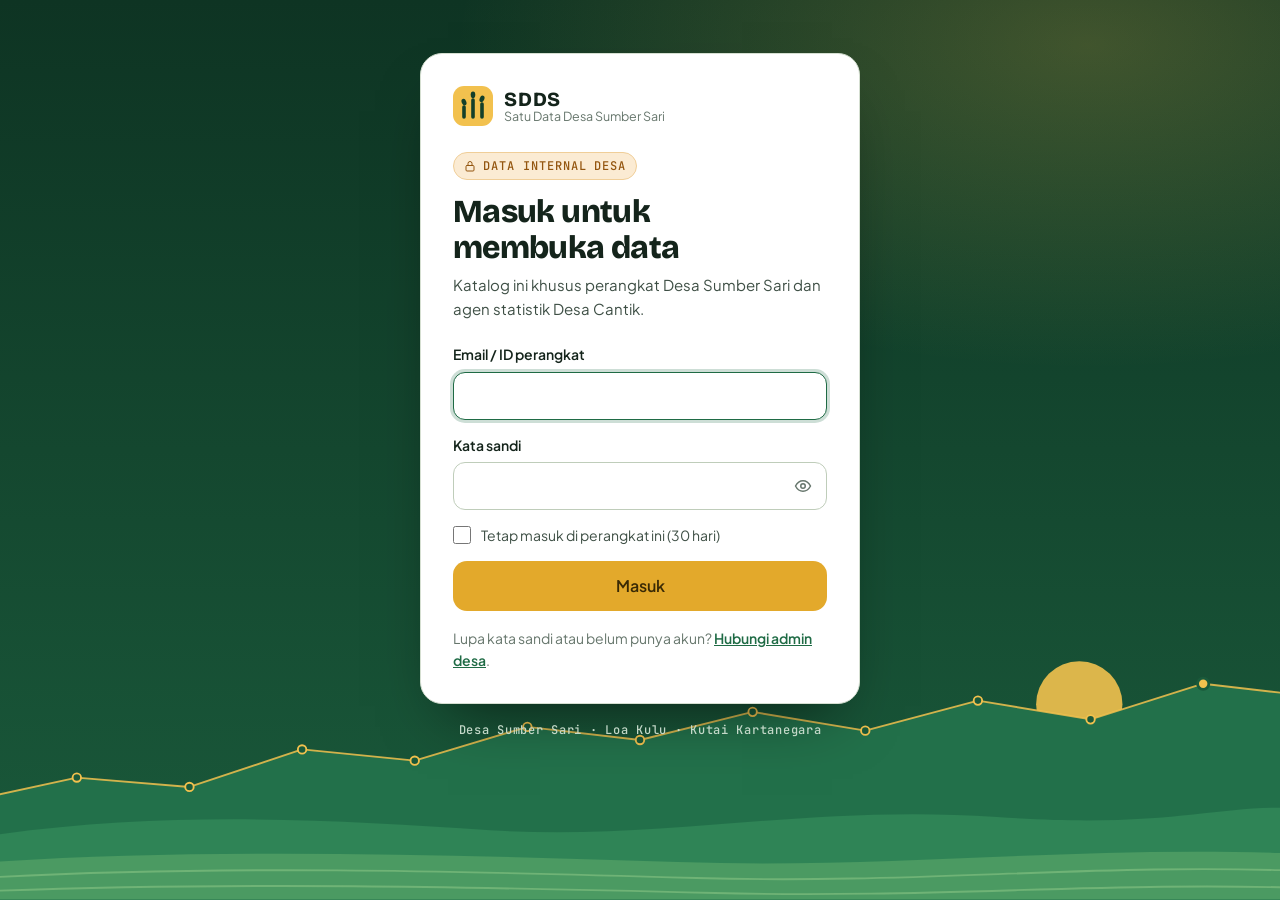
<file: index.html>
<!doctype html>
<html lang="id">
<head>
<meta charset="utf-8">
<meta name="viewport" content="width=device-width, initial-scale=1, viewport-fit=cover">
<title>Satu Data Desa Sumber Sari</title>
<meta name="description" content="SDDS — portal Satu Data Desa Sumber Sari, Kec. Loa Kulu, Kutai Kartanegara. Semua tautan data desa (DTSEN, RDDK, UMKM, Posyandu, profil desa) di satu tempat.">
<meta name="theme-color" content="#123F2A">
<meta property="og:title" content="SDDS · Satu Data Desa Sumber Sari">
<meta property="og:description" content="Semua data Desa Sumber Sari di satu tempat, terhubung langsung ke Google Drive.">
<link rel="icon" href="assets/img/favicon.svg" type="image/svg+xml">
<link rel="manifest" href="manifest.webmanifest">
<link rel="apple-touch-icon" href="assets/img/apple-touch-icon.png">
<meta name="apple-mobile-web-app-capable" content="yes">
<meta name="apple-mobile-web-app-title" content="SDDS">
<link rel="preconnect" href="https://fonts.googleapis.com">
<link rel="preconnect" href="https://fonts.gstatic.com" crossorigin>
<link rel="stylesheet" href="https://fonts.googleapis.com/css2?family=Bricolage+Grotesque:opsz,wght@12..96,600;12..96,800&family=JetBrains+Mono:wght@400;500&family=Plus+Jakarta+Sans:wght@400;500;600;700&display=swap">
<link rel="stylesheet" href="assets/css/style.css">
</head>
<body>
<!-- ============ GERBANG MASUK ============ -->
<div class="gate" id="gate">
  <div class="gate-card">
    <div class="gate-brand">
      <svg class="brand-mark" viewBox="0 0 40 40" aria-hidden="true">
        <rect width="40" height="40" rx="11" fill="#F2C14E"/>
        <path d="M11 31V21M20 31V14M29 31V18" stroke="#123F2A" stroke-width="3.6" stroke-linecap="round"/>
        <ellipse cx="11" cy="16.2" rx="2.3" ry="3.4" fill="#123F2A" transform="rotate(-22 11 16.2)"/>
        <ellipse cx="20" cy="8.8" rx="2.3" ry="3.4" fill="#123F2A"/>
        <ellipse cx="29" cy="12.8" rx="2.3" ry="3.4" fill="#123F2A" transform="rotate(22 29 12.8)"/>
      </svg>
      <span><strong>SDDS</strong><small>Satu Data Desa Sumber Sari</small></span>
    </div>

    <div id="gate-login">
      <p class="gate-kicker"><svg class="ico" viewBox="0 0 24 24" fill="none" stroke="currentColor" stroke-width="2" stroke-linecap="round" stroke-linejoin="round" aria-hidden="true"><rect width="16" height="11" x="4" y="11" rx="2"/><path d="M8 11V7a4 4 0 0 1 8 0v4"/></svg>Data internal desa</p>
      <h1>Masuk untuk membuka data</h1>
      <p class="gate-sub">Katalog ini khusus perangkat Desa Sumber Sari dan agen statistik Desa Cantik.</p>
      <form id="gate-form" novalidate>
        <div class="gf">
          <label for="g-id">Email / ID perangkat</label>
          <input id="g-id" type="text" autocomplete="username" autocapitalize="none" spellcheck="false" inputmode="email">
        </div>
        <div class="gf">
          <label for="g-pw">Kata sandi</label>
          <div class="gf-pw">
            <input id="g-pw" type="password" autocomplete="current-password">
            <button type="button" id="g-eye" class="gf-eye" aria-label="Tampilkan kata sandi" aria-pressed="false">
              <svg class="ico eye-on" viewBox="0 0 24 24" fill="none" stroke="currentColor" stroke-width="2" stroke-linecap="round" stroke-linejoin="round" aria-hidden="true"><path d="M2 12s3.6-7 10-7 10 7 10 7-3.6 7-10 7S2 12 2 12Z"/><circle cx="12" cy="12" r="3"/></svg>
              <svg class="ico eye-off" viewBox="0 0 24 24" fill="none" stroke="currentColor" stroke-width="2" stroke-linecap="round" stroke-linejoin="round" aria-hidden="true"><path d="M9.9 4.2A10 10 0 0 1 12 4c6.4 0 10 8 10 8a17 17 0 0 1-2.2 3.2"/><path d="M6.6 6.6C3.8 8.4 2 12 2 12s3.6 8 10 8c1.9 0 3.6-.6 5-1.5"/><path d="M9.9 9.9a3 3 0 0 0 4.2 4.2"/><path d="m2 2 20 20"/></svg>
            </button>
          </div>
        </div>
        <label class="gf-check" for="g-ingat"><input type="checkbox" id="g-ingat"> Tetap masuk di perangkat ini (30 hari)</label>
        <p class="gate-err" id="g-err" role="alert" hidden></p>
        <button class="btn gold gate-btn" type="submit" id="g-btn">Masuk</button>
      </form>
      <p class="gate-help">Lupa kata sandi atau belum punya akun? <a id="g-help" href="#">Hubungi admin desa</a>.</p>
    </div>

    <div id="gate-setup" hidden>
      <p class="gate-kicker"><svg class="ico" viewBox="0 0 24 24" fill="none" stroke="currentColor" stroke-width="2" stroke-linecap="round" stroke-linejoin="round" aria-hidden="true"><rect width="16" height="11" x="4" y="11" rx="2"/><path d="M8 11V7a4 4 0 0 1 8 0v4"/></svg>Penyiapan pertama</p>
      <h1>Siapkan akun perangkat desa</h1>
      <p class="gate-sub">Situs ini belum punya akun, jadi masih terkunci untuk semua orang. Isi email/ID dan kata sandi yang akan dipakai perangkat desa. Kata sandi tidak disimpan — yang dibuat hanya kode acak (hash).</p>
      <div id="gate-gen"></div>
    </div>
  </div>
  <p class="gate-foot">Desa Sumber Sari · Loa Kulu · Kutai Kartanegara</p>
    <svg class="land" viewBox="0 0 1440 300" preserveAspectRatio="xMidYMax slice" aria-hidden="true">
      <circle class="sun" cx="1188" cy="92" r="46"/>
      <path class="hill-far" d="M0 196 L120 170 L240 180 L360 140 L480 152 L600 116 L720 130 L840 100 L960 120 L1080 88 L1200 108 L1320 70 L1440 84 V300 H0 Z"/>
      <polyline class="ridge" points="0,196 120,170 240,180 360,140 480,152 600,116 720,130 840,100 960,120 1080,88 1200,108 1320,70 1440,84"/>
      <g class="ridge-dots">
        <circle cx="120" cy="170" r="4.5"/><circle cx="240" cy="180" r="4.5"/><circle cx="360" cy="140" r="4.5"/>
        <circle cx="480" cy="152" r="4.5"/><circle cx="600" cy="116" r="4.5"/><circle cx="720" cy="130" r="4.5"/>
        <circle cx="840" cy="100" r="4.5"/><circle cx="960" cy="120" r="4.5"/><circle cx="1080" cy="88" r="4.5"/>
        <circle cx="1200" cy="108" r="4.5"/>
      </g>
      <circle class="ridge-now" cx="1320" cy="70" r="6"/>
      <path class="hill-mid" d="M0 236 C200 204 380 214 560 226 S900 198 1100 212 S1340 194 1440 204 V300 H0 Z"/>
      <path class="hill-near" d="M0 262 C240 244 520 252 760 260 S1200 240 1440 252 V300 H0 Z"/>
      <path class="terrace" d="M0 278 C260 262 540 270 780 277 S1210 260 1440 270"/>
      <path class="terrace" d="M0 292 C280 280 560 287 800 293 S1220 280 1440 288"/>
    </svg>
</div>

<div id="app" hidden>
<a class="skip" href="#konten">Lewati ke konten</a>

<header class="nav">
  <div class="wrap nav-row">
    <a class="brand" href="#/" aria-label="SDDS — kembali ke beranda">
      <svg class="brand-mark" viewBox="0 0 40 40" aria-hidden="true">
        <rect width="40" height="40" rx="11" fill="#F2C14E"/>
        <path d="M11 31V21M20 31V14M29 31V18" stroke="#123F2A" stroke-width="3.6" stroke-linecap="round"/>
        <ellipse cx="11" cy="16.2" rx="2.3" ry="3.4" fill="#123F2A" transform="rotate(-22 11 16.2)"/>
        <ellipse cx="20" cy="8.8" rx="2.3" ry="3.4" fill="#123F2A"/>
        <ellipse cx="29" cy="12.8" rx="2.3" ry="3.4" fill="#123F2A" transform="rotate(22 29 12.8)"/>
      </svg>
      <span class="brand-text"><strong>SDDS</strong><small>Satu Data Desa Sumber Sari</small></span>
    </a>
    <nav class="nav-links" id="nav-links" aria-label="Navigasi utama">
      <a href="#kategori">Kategori</a>
      <a href="#alur">Alur Data</a>
      <a href="#katalog">Katalog</a>
      <a href="#publikasi">Publikasi</a>
      <a href="#panduan">Panduan</a>
    </nav>
    <div class="nav-actions">
      <button class="icon-btn edit-toggle" id="edit-toggle" type="button" aria-pressed="false" title="Mode edit: ubah link, kategori, dan tambah data"></button>
      <button class="icon-btn" id="theme-toggle" type="button" aria-label="Ganti tema terang/gelap"></button>
      <button class="icon-btn" id="logout" type="button" aria-label="Keluar" title="Keluar" hidden></button>
      <button class="icon-btn nav-burger" id="nav-burger" type="button" aria-expanded="false" aria-controls="nav-links" aria-label="Buka menu"></button>
    </div>
  </div>
</header>
<div class="sync-note" id="sync-note" hidden></div>

<main id="konten">
  <div id="view-home">

    <!-- ============ HERO ============ -->
    <section class="hero" aria-labelledby="hero-title">
      <div class="wrap hero-inner">
        <p class="eyebrow"><span class="pulse" aria-hidden="true"></span><span id="program-label">Desa Cantik · Desa Cinta Statistik 2026</span></p>
        <h1 id="hero-title">Satu Data<br><em>Desa Sumber Sari</em></h1>
        <p class="lead">DTSEN, RDDK, UMKM, laporan Posyandu hingga profil desa — semua tautan data desa dicatat di satu tempat dan langsung terhubung ke Google Drive. Tidak lagi tercecer di grup chat.</p>

        <div class="search" role="search">
          <label for="q-hero" class="sr-only">Cari data desa</label>
          <span class="search-ico" data-icon="search" aria-hidden="true"></span>
          <input id="q-hero" type="search" placeholder="Cari data: DTSEN, Posyandu, RT 5…" autocomplete="off" aria-controls="suggest" aria-expanded="false">
          <kbd aria-hidden="true">/</kbd>
          <div class="suggest" id="suggest" role="listbox" aria-label="Hasil pencarian cepat" hidden></div>
        </div>
        <div class="quick" id="quick" aria-label="Kategori populer"></div>
      </div>

      <svg class="land" viewBox="0 0 1440 300" preserveAspectRatio="xMidYMax slice" aria-hidden="true">
        <circle class="sun" cx="1188" cy="92" r="46"/>
        <path class="hill-far" d="M0 196 L120 170 L240 180 L360 140 L480 152 L600 116 L720 130 L840 100 L960 120 L1080 88 L1200 108 L1320 70 L1440 84 V300 H0 Z"/>
        <polyline class="ridge" points="0,196 120,170 240,180 360,140 480,152 600,116 720,130 840,100 960,120 1080,88 1200,108 1320,70 1440,84"/>
        <g class="ridge-dots">
          <circle cx="120" cy="170" r="4.5"/><circle cx="240" cy="180" r="4.5"/><circle cx="360" cy="140" r="4.5"/>
          <circle cx="480" cy="152" r="4.5"/><circle cx="600" cy="116" r="4.5"/><circle cx="720" cy="130" r="4.5"/>
          <circle cx="840" cy="100" r="4.5"/><circle cx="960" cy="120" r="4.5"/><circle cx="1080" cy="88" r="4.5"/>
          <circle cx="1200" cy="108" r="4.5"/>
        </g>
        <circle class="ridge-now" cx="1320" cy="70" r="6"/>
        <path class="hill-mid" d="M0 236 C200 204 380 214 560 226 S900 198 1100 212 S1340 194 1440 204 V300 H0 Z"/>
        <path class="hill-near" d="M0 262 C240 244 520 252 760 260 S1200 240 1440 252 V300 H0 Z"/>
        <path class="terrace" d="M0 278 C260 262 540 270 780 277 S1210 260 1440 270"/>
        <path class="terrace" d="M0 292 C280 280 560 287 800 293 S1220 280 1440 288"/>
      </svg>
    </section>

    <!-- ============ STATISTIK ============ -->
    <section class="wrap stats-wrap" aria-label="Sekilas Desa Sumber Sari">
      <div class="stats" id="stats"></div>
      <p class="stats-src" id="stats-src"></p>
    </section>

    <!-- ============ KATEGORI ============ -->
    <section class="section wrap" id="kategori" aria-labelledby="kategori-title">
      <div class="sec-head">
        <div>
          <p class="kicker">Kategori data</p>
          <h2 id="kategori-title">Pilih jenis data yang dicari</h2>
        </div>
        <p class="sec-note">Tiga pendataan utama desa ditaruh paling depan. Setiap kategori berisi tautan folder dan berkas di Google Drive.</p>
      </div>
      <div class="cat-feature" id="cat-feature"></div>
      <div class="cat-grid" id="cat-grid"></div>
    </section>

    <!-- ============ ALUR ============ -->
    <section class="section band" id="alur" aria-labelledby="alur-title">
      <div class="wrap">
        <div class="sec-head">
          <div>
            <p class="kicker">Alur satu data · GSBPM</p>
            <h2 id="alur-title">Delapan tahap proses bisnis statistik</h2>
          </div>
          <p class="sec-note">Mengikuti Generic Statistical Business Process Model (GSBPM) yang dipakai BPS. Setiap tahap punya folder sendiri di Google Drive — unggah berkas kegiatan ke folder tahap yang sesuai.</p>
        </div>
        <ol class="flow" id="flow"></ol>
        <div class="flow-support" id="flow-support"></div>
      </div>
    </section>

    <!-- ============ KATALOG ============ -->
    <section class="section wrap" id="katalog" aria-labelledby="katalog-title">
      <div class="sec-head">
        <div>
          <p class="kicker">Katalog lengkap</p>
          <h2 id="katalog-title">Semua tautan data</h2>
        </div>
        <p class="sec-note" id="katalog-note"></p>
      </div>

      <div class="toolbar">
        <div class="field grow">
          <label for="q-cat" class="sr-only">Cari di katalog</label>
          <span class="field-ico" data-icon="search" aria-hidden="true"></span>
          <input id="q-cat" type="search" placeholder="Cari judul, lokasi, atau keterangan" autocomplete="off">
        </div>
        <div class="field">
          <label for="f-kat" class="sr-only">Saring kategori</label>
          <select id="f-kat"></select>
        </div>
        <button class="btn" type="button" id="katalog-add" data-act="add-item" hidden><span data-icon="plus"></span>Tambah tautan</button>
        <div class="field">
          <label for="f-sort" class="sr-only">Urutkan</label>
          <select id="f-sort">
            <option value="baru">Terbaru diperbarui</option>
            <option value="lama">Terlama</option>
            <option value="az">Judul A–Z</option>
          </select>
        </div>
      </div>
      <div class="chips" id="f-jenis" role="group" aria-label="Saring jenis berkas"></div>

      <ul class="list" id="list"></ul>
      <div class="list-more"><button class="btn ghost" id="more" type="button" hidden></button></div>
    </section>

    <!-- ============ PUBLIKASI ============ -->
    <section class="section wrap" id="publikasi" aria-labelledby="pub-title">
      <div class="sec-head">
        <div>
          <p class="kicker">Rak publikasi</p>
          <h2 id="pub-title">Publikasi Desa Sumber Sari</h2>
        </div>
        <p class="sec-note">Terbitan resmi hasil kegiatan Desa Cantik 2026 yang siap dibaca dan dibagikan.</p>
      </div>
      <div class="shelf" id="shelf"></div>
    </section>
  </div>

  <div id="view-kategori" hidden></div>
  <div id="view-statistik" hidden></div>

  <!-- ============ PANDUAN PENGGUNAAN (#/panduan) ============ -->
  <div id="view-panduan" hidden>
    <section class="kat-head pd-head" style="--c:#C98A12">
      <div class="wrap">
        <nav class="crumbs" aria-label="Jejak halaman"><a href="#/">Beranda</a><span aria-hidden="true">/</span><span aria-current="page">Panduan</span></nav>
        <div class="kat-title"><span class="chip-ico" data-icon="book"></span><div><h1>Panduan Penggunaan SDDS</h1><p class="full">Cara memakai Satu Data Desa Sumber Sari, dari mencari data sampai mengelolanya</p></div></div>
        <p class="kat-desc">Setiap langkah ditulis urut dan memakai nama tombol yang sama dengan yang ada di layar. Di HP, “klik” berarti ketuk.</p>
        <div class="pd-jalur">
          <a class="pd-jalur-item" href="#/panduan/cari"><span class="pd-jalur-ico" data-icon="search"></span><span><b>Saya mencari data</b><small>Mencari, membuka, dan membaca data desa</small></span></a>
          <a class="pd-jalur-item" href="#/panduan/mode-edit"><span class="pd-jalur-ico" data-icon="pencil"></span><span><b>Saya mengelola data</b><small>Menambah, mengunggah, dan merapikan katalog</small></span></a>
          <a class="pd-jalur-item" href="#/panduan/admin"><span class="pd-jalur-ico" data-icon="key"></span><span><b>Saya admin</b><small>Akun, kunci editor, dan pembaruan sistem</small></span></a>
        </div>
        <div class="kat-meta"><button class="btn ghost" type="button" id="pd-cetak"><span data-icon="file"></span>Cetak / simpan PDF</button></div>
      </div>
    </section>

    <section class="wrap pd-body">
      <div class="pd-layout">
        <details class="pd-toc" id="pd-toc" open>
          <summary>Daftar isi</summary>
          <nav aria-label="Daftar isi panduan">
            <p class="pd-toc-h">Mulai</p>
            <a href="#/panduan/apa">Apa itu SDDS?</a>
            <a href="#/panduan/masuk">Masuk dan keluar</a>
            <a href="#/panduan/pasang">Memasang SDDS di HP</a>
            <a href="#/panduan/tampilan">Mengenal tampilan</a>
            <p class="pd-toc-h">Mencari &amp; membuka data</p>
            <a href="#/panduan/cari">Mencari data</a>
            <a href="#/panduan/kategori">Membuka kategori</a>
            <a href="#/panduan/katalog">Memakai katalog lengkap</a>
            <a href="#/panduan/label">Arti label dan tanda</a>
            <a href="#/panduan/akses">Tidak bisa membuka berkas?</a>
            <a href="#/panduan/statistik">Membaca statistik penduduk</a>
            <a href="#/panduan/alur">Alur Data (GSBPM)</a>
            <a href="#/panduan/publikasi">Rak publikasi</a>
            <p class="pd-toc-h">Mengelola data</p>
            <a href="#/panduan/mode-edit">Masuk mode edit</a>
            <a href="#/panduan/tambah">Menambah tautan dari Drive</a>
            <a href="#/panduan/unggah">Mengunggah berkas</a>
            <a href="#/panduan/ubah">Mengubah dan menghapus</a>
            <a href="#/panduan/kelola-kategori">Mengelola kategori</a>
            <a href="#/panduan/jadwal">Jadwal pembaruan &amp; PJ</a>
            <a href="#/panduan/kotak">Kotak masuk</a>
            <a href="#/panduan/perhatian">Perlu perhatian</a>
            <a href="#/panduan/beranda">Angka beranda, menu, alur</a>
            <a href="#/panduan/riwayat">Riwayat, sampah, cadangan</a>
            <a href="#/panduan/otomatis">Pengaturan otomatis</a>
            <p class="pd-toc-h">Aturan &amp; bantuan</p>
            <a href="#/panduan/privasi">Aturan data pribadi</a>
            <a href="#/panduan/admin">Untuk admin</a>
            <a href="#/panduan/tanya">Tanya jawab</a>
          </nav>
        </details>

        <article class="pd-isi">

          <!-- ================= MULAI ================= -->
          <header class="pd-grup"><p class="kicker">Bagian 1</p><h2>Mulai</h2><span class="pd-aud">Semua pengguna</span></header>

          <section class="pd-sec" id="pd-apa">
            <h3>Apa itu SDDS?</h3>
            <p>SDDS (Satu Data Desa Sumber Sari) adalah daftar semua data desa dalam satu tempat. Berkasnya tetap tersimpan di Google Drive desa. SDDS mencatat judul, kategori, letak folder, dan tautannya, sehingga data mudah dicari dan tidak tercecer di grup chat.</p>
            <ul class="pd-poin">
              <li><b>Semua perangkat desa dan agen statistik Desa Cantik</b> bisa mencari dan membuka data.</li>
              <li><b>Pengelola</b> (pemegang kunci editor) bisa menambah, mengunggah, mengubah, dan merapikan data.</li>
              <li><b>Admin</b> mengatur akun masuk, kunci editor, dan pembaruan sistem.</li>
            </ul>
          </section>

          <section class="pd-sec" id="pd-masuk">
            <h3>Masuk dan keluar</h3>
            <ol class="pd-langkah">
              <li>Buka <b>descansumbersari.github.io/sdds-sumbersari</b> di Chrome atau Safari.</li>
              <li>Isi <b>Email / ID perangkat</b> dan <b>Kata sandi</b> yang diberikan admin desa. Ikon mata menampilkan sandi yang sedang diketik.</li>
              <li>Centang <b>Tetap masuk di perangkat ini (30 hari)</b> hanya di HP atau laptop pribadi.</li>
              <li>Klik <span class="ui">Masuk</span>.</li>
            </ol>
            <p>Untuk keluar, klik ikon <span class="ui ui-ico" data-icon="logout"></span> di kanan atas. Selalu keluar setelah memakai komputer bersama.</p>
            <p class="pd-tip"><span data-icon="info"></span><span>Lupa kata sandi atau belum punya akun? Klik <b>Hubungi admin desa</b> di halaman masuk.</span></p>
          </section>

          <section class="pd-sec" id="pd-pasang">
            <h3>Memasang SDDS di HP</h3>
            <p>Setelah dipasang, SDDS terbuka dari ikon di layar utama seperti aplikasi. Daftar data tetap bisa dilihat walau sinyal lemah, memakai data yang tersimpan terakhir.</p>
            <div class="pd-dua">
              <div>
                <p class="pd-sub">Android (Chrome)</p>
                <ol class="pd-langkah">
                  <li>Buka SDDS di <b>Chrome</b>.</li>
                  <li>Klik <span class="ui">Pasang</span> pada ajakan di bawah layar, atau buka menu <span class="ui ui-ico" data-icon="menu"></span> lalu <b>Pasang SDDS di HP</b>.</li>
                  <li>Klik <span class="ui">Instal</span>.</li>
                </ol>
              </div>
              <div>
                <p class="pd-sub">iPhone (Safari)</p>
                <ol class="pd-langkah">
                  <li>Buka SDDS di <b>Safari</b>.</li>
                  <li>Klik tombol <b>Bagikan</b> (kotak dengan panah ke atas).</li>
                  <li>Pilih <b>Tambah ke Layar Utama</b>, lalu <span class="ui">Tambah</span>.</li>
                </ol>
              </div>
            </div>
            <p>Di laptop, klik ikon <span class="ui ui-ico" data-icon="download"></span> di kanan atas, lalu <b>Instal</b>.</p>
            <p class="pd-awas"><span data-icon="alert"></span><span>Link yang dibuka dari WhatsApp terbuka di dalam WhatsApp dan tidak bisa dipasang. Buka dulu di Chrome atau Safari. Di Android, SDDS menyediakan tombol <b>Buka di Chrome</b>.</span></p>
          </section>

          <section class="pd-sec" id="pd-tampilan">
            <h3>Mengenal tampilan</h3>
            <dl class="pd-dl">
              <dt>Menu atas</dt><dd>Pintasan ke bagian halaman. Link bergembok, misalnya <b>Data Sumber Sari</b>, langsung membuka spreadsheet di Google Drive yang aksesnya dibatasi. <b>Web Desa</b> membuka website resmi Desa Sumber Sari (sumbersari.klandesa.com) di tab baru. Di HP, semua menu ada di tombol <span class="ui ui-ico" data-icon="menu"></span>.</dd>
              <dt>Kotak pencarian</dt><dd>Mencari data dari semua kategori sekaligus.</dd>
              <dt>Angka beranda</dt><dd>Ringkasan desa di bawah banner, beserta sumber angkanya.</dd>
              <dt>Kategori</dt><dd>Kelompok data. Pendataan utama (DTSEN, RDDK, UMKM) tampil besar di depan.</dd>
              <dt>Alur Data</dt><dd>Delapan tahap proses statistik (GSBPM), masing-masing dengan foldernya.</dd>
              <dt>Katalog</dt><dd>Semua tautan data dalam satu daftar yang bisa dicari dan disaring.</dd>
              <dt>Publikasi</dt><dd>Terbitan resmi desa yang siap dibaca dan dibagikan.</dd>
              <dt>Statistik</dt><dd>Dasbor angka ringkasan penduduk.</dd>
              <dt>Tombol kanan atas</dt><dd><span class="ui"><span data-icon="pencil"></span>Edit</span> untuk pengelola, <span class="ui ui-ico" data-icon="download"></span> pasang di HP, <span class="ui ui-ico" data-icon="moon"></span> tema terang/gelap, dan <span class="ui ui-ico" data-icon="logout"></span> keluar.</dd>
            </dl>
          </section>

          <!-- ================= MENCARI ================= -->
          <header class="pd-grup"><p class="kicker">Bagian 2</p><h2>Mencari &amp; membuka data</h2><span class="pd-aud">Semua pengguna</span></header>

          <section class="pd-sec" id="pd-cari">
            <h3>Mencari data</h3>
            <ol class="pd-langkah">
              <li>Ketik kata kunci di kotak pencarian di beranda. Di laptop, tekan <kbd>/</kbd> untuk langsung mengetik.</li>
              <li>Hasil muncul sambil mengetik: kategori yang cocok di atas, lalu tautan data di bawahnya.</li>
              <li>Klik hasil yang dicari, atau pilih dengan tombol panah lalu tekan <kbd>Enter</kbd>.</li>
            </ol>
            <p>Pencarian membaca judul, keterangan, letak folder, jenis berkas, nama penanggung jawab, dan nama kategori. Contoh kata kunci: <i>posyandu</i>, <i>RT 5</i>, <i>desil</i>, <i>pdf</i>.</p>
            <p class="pd-tip"><span data-icon="info"></span><span>Tidak ketemu? Pakai kata yang lebih pendek, atau buka <b>Katalog</b> lalu saring per kategori.</span></p>
          </section>

          <section class="pd-sec" id="pd-kategori">
            <h3>Membuka kategori</h3>
            <ol class="pd-langkah">
              <li>Di beranda, klik kartu kategori (misalnya <b>DTSEN</b>), atau salah satu tombol <b>Populer</b> di bawah kotak pencarian.</li>
              <li>Halaman kategori menampilkan jumlah tautan dan tanggal pembaruan terakhir.</li>
              <li>Klik <span class="ui">Buka folder utama</span> untuk langsung ke folder induk kategori di Google Drive.</li>
              <li>Saring dengan kotak <b>Cari di …</b> dan tombol jenis berkas (Folder, PDF, dan seterusnya).</li>
              <li>Klik <span class="ui"><span data-icon="link"></span>Salin tautan halaman</span> untuk membagikan halaman kategori ke grup.</li>
            </ol>
          </section>

          <section class="pd-sec" id="pd-katalog">
            <h3>Memakai katalog lengkap</h3>
            <p>Bagian <b>Katalog</b> di beranda memuat semua tautan data.</p>
            <ul class="pd-poin">
              <li><b>Kotak cari</b>: mencari judul, lokasi, atau keterangan.</li>
              <li><b>Pilihan kategori</b>: menampilkan satu kategori saja.</li>
              <li><b>Urutan</b>: Terbaru diperbarui, Terlama, atau Judul A–Z.</li>
              <li><b>Tombol jenis berkas</b>: Semua, Folder, PDF, tabel, dokumen, dan media.</li>
              <li><span class="ui ui-warn"><span data-icon="alert"></span>Perlu perhatian</span> muncul bila ada tautan yang bermasalah atau lewat jadwal.</li>
              <li>Klik <b>Tampilkan … tautan lainnya</b> di bawah daftar untuk melihat lebih banyak.</li>
            </ul>
            <p>Klik judul untuk membuka berkasnya di Google Drive. Ikon <span class="ui ui-ico" data-icon="copy"></span> di ujung baris menyalin tautannya.</p>
          </section>

          <section class="pd-sec" id="pd-label">
            <h3>Arti label dan tanda</h3>
            <div class="tbl-wrap"><table class="pd-tabel">
              <thead><tr><th>Tanda</th><th>Arti</th></tr></thead>
              <tbody>
                <tr><td><code>DIR</code> <code>PDF</code> <code>XLSX</code> <code>SHEET</code> <code>DOC</code> <code>SLIDE</code> <code>IMG</code> <code>VID</code> <code>URL</code></td><td>Jenis berkas: folder, PDF, Excel, Google Sheets, Word/Docs, slide, gambar, video, dan tautan lain.</td></tr>
                <tr><td><span class="badge lock"><span data-icon="lock"></span>Terbatas</span></td><td>Memuat data pribadi warga (NIK, nama, alamat). Hanya bisa dibuka akun Google yang diberi izin.</td></tr>
                <tr><td><span class="badge main">Folder utama</span></td><td>Folder induk sebuah kategori.</td></tr>
                <tr><td><span class="badge bad"><span data-icon="alert"></span>Tautan bermasalah</span></td><td>Berkas tidak bisa dibuka: terhapus, dipindah, atau aksesnya dicabut.</td></tr>
                <tr><td><span class="badge bad"><span data-icon="globe"></span>Terbuka publik</span></td><td>Berlabel Terbatas, tetapi di Drive bisa dibuka siapa saja yang punya link. Perlu segera diatur <b>Dibatasi</b>.</td></tr>
                <tr><td><span class="badge due"><span data-icon="clock"></span>Perlu diperbarui</span></td><td>Sudah lewat jadwal pembaruan.</td></tr>
                <tr><td><span class="badge soon"><span data-icon="clock"></span>Segera diperbarui</span></td><td>Jadwal pembaruan tinggal 7 hari lagi.</td></tr>
              </tbody>
            </table></div>
          </section>

          <section class="pd-sec" id="pd-akses">
            <h3>Tidak bisa membuka berkas?</h3>
            <ol class="pd-langkah">
              <li>Periksa akun Google yang sedang aktif di browser (foto profil di kanan atas Google Drive). Izin buka mengikuti <b>akun Google</b> itu, bukan akun masuk SDDS.</li>
              <li>Berkas <b>Terbatas</b> dan belum punya izin: klik <span class="ui">Minta akses data</span> di bawah. Email ke admin sudah berisi formatnya; tinggal lengkapi judul data dan keperluannya. Bisa juga klik <b>Minta akses</b> di halaman Google Drive.</li>
              <li>Berkas hilang atau isinya salah: klik <span class="ui">Laporkan tautan rusak</span>.</li>
            </ol>
            <aside class="help pd-help">
              <span class="help-ico" data-icon="lock"></span>
              <h3>Butuh berkas berlabel “Terbatas”?</h3>
              <p>Berkas seperti DTSEN desil, RDDK, dan data per RT memuat data pribadi warga. SDDS hanya menyimpan tautannya. Izin buka tetap diatur di Google Drive.</p>
              <div class="help-actions">
                <a class="btn" id="mail-akses" href="#">Minta akses data</a>
                <a class="btn ghost" id="mail-lapor" href="#">Laporkan tautan rusak</a>
              </div>
            </aside>
          </section>

          <section class="pd-sec" id="pd-statistik">
            <h3>Membaca statistik penduduk</h3>
            <p>Menu <b>Statistik</b> menampilkan angka ringkasan yang dihitung otomatis setiap pagi dari tab <b>Data Penduduk</b> di spreadsheet DATA SUMBER SARI. Nama, NIK, dan alamat tidak pernah tampil di halaman ini.</p>
            <dl class="pd-dl">
              <dt>Penduduk</dt><dd>Jumlah warga di tab Data Penduduk. Orang yang tercatat dua kali (NIK dan nama sama) dihitung satu kali.</dd>
              <dt>Kepala keluarga</dt><dd>Jumlah baris berstatus KEPALA KELUARGA di kolom hubungan keluarga.</dd>
              <dt>Rasio jenis kelamin</dt><dd>Jumlah laki-laki per 100 perempuan. Di atas 100 berarti laki-laki lebih banyak.</dd>
              <dt>Usia produktif</dt><dd>Persentase warga berumur 15–64 tahun.</dd>
              <dt>Rasio ketergantungan</dt><dd>Jumlah anak (di bawah 15 tahun) dan lansia (65 tahun ke atas) per 100 warga usia produktif.</dd>
              <dt>Median umur</dt><dd>Separuh penduduk lebih muda dari angka ini.</dd>
            </dl>
            <ul class="pd-poin">
              <li>Grafik: piramida penduduk, penduduk per RT, pendidikan, pekerjaan, status perkawinan, BPJS, desil DTSEN, bantuan sosial, agama, suku, dan usaha warga. Arahkan kursor atau ketuk batang untuk melihat angkanya.</li>
              <li>Klik <span class="ui"><span data-icon="table"></span>Lihat tabel</span> di bawah grafik untuk angka lengkapnya.</li>
              <li>Kartu <b>Kualitas data sumber</b> menunjukkan hal yang perlu dirapikan di spreadsheet, misalnya orang tercatat ganda atau NIK kosong.</li>
              <li><span class="ui"><span data-icon="cycle"></span>Muat ulang</span> mengambil angka terbaru. <span class="ui"><span data-icon="lock"></span>Buka data sumber</span> membuka spreadsheet aslinya (butuh izin).</li>
            </ul>
            <p class="pd-tip"><span data-icon="info"></span><span>Kelompok yang berisi kurang dari 3 orang digabung ke “Lainnya” agar tidak menunjuk warga tertentu.</span></p>
          </section>

          <section class="pd-sec" id="pd-alur">
            <h3>Alur Data (GSBPM)</h3>
            <p>Bagian <b>Alur Data</b> mengikuti delapan tahap proses bisnis statistik (GSBPM) yang dipakai BPS. Setiap tahap punya folder sendiri di Google Drive. Simpan berkas kegiatan di folder tahap yang sesuai:</p>
            <ol class="pd-tahap">
              <li><b>Spesifikasi Kebutuhan</b>: instrumen identifikasi kebutuhan, notulen dan daftar hadir konsultasi, daftar ketersediaan data.</li>
              <li><b>Desain</b>: rancangan output, rancangan kuesioner, metadata dan konsep-definisi.</li>
              <li><b>Membangun</b>: kuesioner final, buku pedoman, SOP kegiatan, hasil uji coba.</li>
              <li><b>Pengumpulan</b>: materi dan daftar hadir pelatihan, hasil dan foto pendataan.</li>
              <li><b>Pengolahan</b>: file entri, hasil validasi dan pembersihan data, tabel hasil olahan.</li>
              <li><b>Analisis</b>: draf tabel dan grafik, catatan analisis, hasil pemeriksaan kualitas.</li>
              <li><b>Diseminasi</b>: publikasi final, infografis, bukti tayang di website atau papan informasi.</li>
              <li><b>Evaluasi</b>: notulen evaluasi, catatan kendala dan rekomendasi, bukti pemanfaatan data.</li>
            </ol>
          </section>

          <section class="pd-sec" id="pd-publikasi">
            <h3>Rak publikasi</h3>
            <p>Bagian <b>Publikasi</b> memajang terbitan resmi desa. Klik sampulnya untuk membuka berkas. Pengelola menambah terbitan ke rak dengan menyalakan <b>Tampilkan di rak publikasi</b> saat menambah atau mengubah tautan.</p>
          </section>

          <!-- ================= MENGELOLA ================= -->
          <header class="pd-grup"><p class="kicker">Bagian 3</p><h2>Mengelola data</h2><span class="pd-aud pengelola">Pengelola · butuh kunci editor</span></header>

          <section class="pd-sec" id="pd-mode-edit">
            <h3>Masuk mode edit</h3>
            <p>Mode edit dipakai pengelola untuk mengubah katalog. Perubahan langsung tersimpan ke Google Sheet database dan terlihat di semua perangkat.</p>
            <ol class="pd-langkah">
              <li>Klik <span class="ui"><span data-icon="pencil"></span>Edit</span> di kanan atas.</li>
              <li>Isi <b>Kunci editor</b> dari admin, lalu klik <span class="ui">Masuk mode edit</span>. Browser akan mengingat kunci ini, jadi berikutnya tidak ditanya lagi.</li>
              <li>Bilah hitam muncul di bawah layar dengan tombol <b>Tautan, Unggah, Kategori, Kotak masuk, Perlu perhatian, Lainnya,</b> dan <b>Selesai</b>. Tulisan <b>Tersimpan ke Google Sheet</b> berarti sudah tersambung.</li>
              <li>Klik <span class="ui"><span data-icon="check"></span>Selesai</span> untuk keluar dari mode edit.</li>
            </ol>
            <p class="pd-awas"><span data-icon="alert"></span><span>Kunci editor berbeda dari kata sandi masuk. Jangan dibagikan di grup. Kalau bocor, minta admin menggantinya (lihat <a href="#/panduan/admin">Untuk admin</a>).</span></p>
          </section>

          <section class="pd-sec" id="pd-tambah">
            <h3>Menambah tautan dari Google Drive</h3>
            <p>Dipakai untuk berkas atau folder yang sudah ada di Google Drive.</p>
            <ol class="pd-langkah">
              <li>Di Google Drive, klik kanan berkas atau folder → <b>Bagikan</b> → <b>Salin link</b>.</li>
              <li>Di SDDS, klik <span class="ui"><span data-icon="plus"></span>Tautan</span> di bilah bawah. Dari halaman kategori, bisa juga klik <b>Tambah tautan di sini</b>.</li>
              <li>Tempel link di kolom <b>Link Google Drive</b>. Judul, jenis, tanggal diperbarui, dan letak di Drive terisi otomatis. Periksa dan rapikan judulnya.</li>
              <li>Pilih kategori. Satu tautan boleh masuk lebih dari satu kategori.</li>
              <li>Nyalakan <b>Terbatas</b> bila berkas memuat NIK, nama, atau alamat warga.</li>
              <li>Bila perlu, nyalakan <b>Folder utama kategori</b> (jadi tombol “Buka folder utama”) atau <b>Tampilkan di rak publikasi</b>, dan isi jadwal pembaruan.</li>
              <li>Klik <span class="ui">Tambah</span>.</li>
            </ol>
            <p class="pd-tip"><span data-icon="info"></span><span>Judul yang mudah dicari memuat jenis data, wilayah, dan periode. Contoh: <i>Laporan Posyandu RT 3 – Agustus 2026</i>.</span></p>
          </section>

          <section class="pd-sec" id="pd-unggah">
            <h3>Mengunggah berkas</h3>
            <p>Dipakai untuk berkas yang masih ada di HP atau laptop. Berkas langsung masuk ke folder Google Drive desa dan tercatat di SDDS.</p>
            <ol class="pd-langkah">
              <li>Klik <span class="ui"><span data-icon="upload"></span>Unggah</span> di bilah bawah, atau tombol Unggah di halaman kategori.</li>
              <li>Pilih berkas. Boleh beberapa sekaligus, maksimal <b>20 MB per berkas</b>.</li>
              <li>Periksa judul setiap berkas.</li>
              <li>Pilih kategori. <b>Simpan ke folder</b> otomatis mengikuti kategori, atau tempel link folder lain.</li>
              <li>Nyalakan <b>Terbatas</b> bila perlu, dan isi jadwal pembaruan bila datanya rutin.</li>
              <li>Klik <span class="ui">Unggah</span>.</li>
            </ol>
            <p class="pd-tip"><span data-icon="info"></span><span>Berkas lebih dari 20 MB (misalnya video): unggah langsung di Google Drive, lalu catat dengan <b>Tautan</b>.</span></p>
          </section>

          <section class="pd-sec" id="pd-ubah">
            <h3>Mengubah dan menghapus</h3>
            <ol class="pd-langkah">
              <li>Dalam mode edit, setiap tautan punya ikon <span class="ui ui-ico" data-icon="pencil"></span>. Klik untuk mengganti judul, link, kategori, atau label, lalu klik <span class="ui">Simpan</span>.</li>
              <li>Untuk menghapus, buka ikon pensil yang sama → <span class="ui">Hapus</span> → klik lagi pada <b>Yakin hapus? Klik lagi</b>.</li>
              <li>Tautan yang terhapus masuk <b>Sampah</b> selama 30 hari. Untuk mengembalikan: <b>Lainnya → Riwayat, sampah &amp; cadangan</b> → tab <b>Sampah</b> → <span class="ui"><span data-icon="restore"></span>Pulihkan</span>.</li>
            </ol>
            <p class="pd-awas"><span data-icon="alert"></span><span>Menghapus di SDDS hanya menghapus catatannya. Berkas di Google Drive tidak ikut terhapus.</span></p>
          </section>

          <section class="pd-sec" id="pd-kelola-kategori">
            <h3>Mengelola kategori</h3>
            <p class="pd-sub">Menambah kategori</p>
            <ol class="pd-langkah">
              <li>Klik <span class="ui"><span data-icon="plus"></span>Kategori</span> di bilah bawah.</li>
              <li>Isi <b>Nama kategori</b>, <b>Nama lengkap / singkatan</b> (opsional), pilih ikon dan warna, lalu tulis <b>Deskripsi</b> singkat.</li>
              <li>Opsional: tempel <b>Folder unggahan</b> agar berkas yang diunggah ke kategori ini masuk ke folder tersebut.</li>
              <li>Nyalakan <b>Tampilkan besar di depan</b> untuk kategori utama.</li>
              <li>Klik <span class="ui">Buat kategori</span>.</li>
            </ol>
            <p>Untuk mengubah, klik ikon <span class="ui ui-ico" data-icon="pencil"></span> pada kartu kategori di beranda. Tombol <span class="ui">Hapus kategori</span> ada di bagian bawah jendela yang sama. Tautan di dalamnya tidak ikut terhapus, hanya dilepas dari kategori itu. Kategori yang terhapus bisa dipulihkan dari Sampah selama 30 hari.</p>
          </section>

          <section class="pd-sec" id="pd-jadwal">
            <h3>Jadwal pembaruan &amp; penanggung jawab</h3>
            <p>Untuk data yang diperbarui rutin, seperti laporan Posyandu bulanan.</p>
            <ol class="pd-langkah">
              <li>Di jendela tautan, buka bagian <b>Jadwal pembaruan</b>. Pilih <b>Diperbarui setiap</b>: Bulanan, Triwulan (3 bulan), Semester (6 bulan), atau Tahunan.</li>
              <li>Isi <b>Penanggung jawab</b> (misalnya <i>Bu Eni – Posyandu</i>) dan <b>Email penanggung jawab</b>.</li>
              <li>Tujuh hari sebelum jatuh tempo, tautan diberi label <b>Segera diperbarui</b>. Lewat dari itu, labelnya <b>Perlu diperbarui</b> dan penanggung jawab menerima email pengingat setiap minggu.</li>
              <li>Setelah data di Drive diperbarui, klik <span class="ui"><span data-icon="check"></span>Sudah diperbarui</span> pada tautan itu. Tanggalnya jadi hari ini dan hitungan jadwal mulai lagi.</li>
            </ol>
          </section>

          <section class="pd-sec" id="pd-kotak">
            <h3>Kotak masuk</h3>
            <p>Setiap pagi SDDS memeriksa folder Google Drive desa. Berkas baru yang belum dicatat muncul di <b>Kotak masuk</b>. Angka di tombolnya adalah jumlah berkas baru.</p>
            <ol class="pd-langkah">
              <li>Klik <span class="ui"><span data-icon="inbox"></span>Kotak masuk</span>. Ada dua tab: <b>Berkas baru</b> dan <b>Berkas lama</b>.</li>
              <li>Klik <span class="ui"><span data-icon="plus"></span>Catat</span> untuk mencatat berkas. Jendela tautan terbuka dengan data yang sudah terisi; lengkapi kategori lalu simpan.</li>
              <li>Klik <span class="ui">Abaikan</span> untuk berkas yang tidak perlu dicatat sendiri, misalnya foto di dalam folder yang sudah tercatat.</li>
              <li>Berkas bertanda <b>sudah terjangkau lewat “…”</b> berada di dalam folder yang sudah tercatat. Klik <b>Abaikan semuanya</b>, lalu klik sekali lagi untuk memastikan.</li>
            </ol>
            <p><span class="ui"><span data-icon="cycle"></span>Pindai berkas baru</span> memeriksa sekarang tanpa menunggu besok pagi. <span class="ui"><span data-icon="search"></span>Cari berkas lama</span> memeriksa seluruh isi folder, termasuk berkas lama, dan butuh waktu lebih lama.</p>
          </section>

          <section class="pd-sec" id="pd-perhatian">
            <h3>Perlu perhatian</h3>
            <p>Tombol <span class="ui"><span data-icon="alert"></span>Perlu perhatian</span> mengumpulkan semua hal yang harus ditindaklanjuti. Angka di tombolnya adalah jumlah masalah.</p>
            <dl class="pd-dl">
              <dt>Tautan bermasalah</dt><dd>Berkas terhapus, dipindah, atau tidak bisa diakses akun pengelola. Klik <b>Ubah</b> dan ganti link-nya.</dd>
              <dt>Terbuka publik</dt><dd>Berkas Terbatas yang bisa dibuka siapa saja. Klik <b>Buka di Drive</b> → <b>Bagikan</b> → <b>Akses umum: Dibatasi</b>.</dd>
              <dt>Perlu diperbarui / Segera diperbarui</dt><dd>Perbarui datanya, lalu klik <b>Sudah diperbarui</b>.</dd>
            </dl>
            <p>Semua tautan diperiksa otomatis setiap pagi. Untuk memeriksa sekarang, klik <span class="ui"><span data-icon="cycle"></span>Periksa semua tautan</span>.</p>
          </section>

          <section class="pd-sec" id="pd-beranda">
            <h3>Angka beranda, menu atas, dan alur</h3>
            <ul class="pd-poin">
              <li><b>Angka beranda</b>: <b>Lainnya → Angka beranda</b>. Ubah label, nilai, satuan, dan keterangan setiap angka. Atur urutannya dengan tombol panah, isi <b>Sumber angka</b> (misalnya nama portal dan bulan data), lalu <span class="ui">Simpan</span>.</li>
              <li><b>Menu atas</b>: <b>Lainnya → Menu atas</b>. Isi nama menu dan link-nya, misalnya <i>Data Sumber Sari</i>. Nyalakan <b>Tandai terbatas</b> bila link berisi data pribadi, lalu <span class="ui">Simpan</span>.</li>
              <li><b>Link tahap alur</b>: di bagian Alur Data, klik ikon <span class="ui ui-ico" data-icon="pencil"></span> di samping link tahap, lalu ganti link-nya.</li>
            </ul>
          </section>

          <section class="pd-sec" id="pd-riwayat">
            <h3>Riwayat, sampah, dan cadangan</h3>
            <p>Buka <b>Lainnya → Riwayat, sampah &amp; cadangan</b>.</p>
            <dl class="pd-dl">
              <dt>Riwayat</dt><dd>Siapa mengubah apa dan kapan, memakai nama akun SDDS. Bisa dicari.</dd>
              <dt>Sampah</dt><dd>Tautan dan kategori yang dihapus. Klik <b>Pulihkan</b> dalam 30 hari.</dd>
              <dt>Cadangan</dt><dd>Salinan database dibuat otomatis setiap minggu di folder <b>SDDS – Cadangan Database</b>. Delapan salinan terakhir disimpan. Klik <b>Cadangkan sekarang</b> sebelum perubahan besar.</dd>
            </dl>
          </section>

          <section class="pd-sec" id="pd-otomatis">
            <h3>Pengaturan otomatis</h3>
            <div class="tbl-wrap"><table class="pd-tabel">
              <thead><tr><th>Kapan</th><th>Yang dikerjakan SDDS</th></tr></thead>
              <tbody>
                <tr><td>Setiap pagi, sekitar pukul 06.00</td><td>Memeriksa semua tautan, mencari berkas baru untuk Kotak masuk, dan menghitung ulang statistik penduduk.</td></tr>
                <tr><td>Setiap minggu</td><td>Membuat cadangan database, lalu mengirim email laporan dan pengingat ke penanggung jawab. Email hanya dikirim bila ada yang perlu ditindaklanjuti.</td></tr>
              </tbody>
            </table></div>
            <p>Pengaturannya ada di <b>Lainnya → Pengaturan otomatis</b>:</p>
            <ul class="pd-poin">
              <li><b>Email penerima laporan mingguan</b> dan sakelar <b>Kirim laporan &amp; pengingat setiap minggu</b>.</li>
              <li><b>Folder yang dipantau kotak masuk</b>: satu link folder per baris. Subfolder ikut dipantau.</li>
              <li><b>Folder unggahan bawaan</b>: dipakai bila kategori belum punya folder unggahan.</li>
              <li><b>Spreadsheet sumber dasbor statistik</b>: tempel link <b>tab</b> data penduduk (link yang berisi <code>gid=</code>). Hanya tab itu yang dihitung.</li>
              <li>Bagian <b>Jalankan sekarang</b>: <b>Kirim laporan</b>, <b>Cadangkan database</b>, dan <b>Hitung ulang dasbor</b> tanpa menunggu jadwal.</li>
            </ul>
          </section>

          <!-- ================= ATURAN & BANTUAN ================= -->
          <header class="pd-grup"><p class="kicker">Bagian 4</p><h2>Aturan &amp; bantuan</h2></header>

          <section class="pd-sec" id="pd-privasi">
            <h3>Aturan data pribadi</h3>
            <p>Sebagian data desa memuat NIK, nama, dan alamat warga. Aturan ini berlaku untuk semua pengguna SDDS.</p>
            <ul class="pd-poin">
              <li>Berkas berisi data pribadi: di Google Drive atur <b>Akses umum: Dibatasi</b> dan bagikan hanya ke akun yang memerlukan. Di SDDS nyalakan label <b>Terbatas</b>.</li>
              <li>Jangan kirim tangkapan layar atau salinan berkas berisi NIK ke grup WhatsApp. Kirim link SDDS atau link Drive saja. Orang yang tidak punya izin tidak bisa membukanya.</li>
              <li>Kata sandi masuk dan kunci editor jangan ditulis di grup, dan jangan sama dengan kata sandi Gmail.</li>
              <li>Pakai <b>Tetap masuk</b> hanya di perangkat pribadi. Keluar setelah memakai komputer bersama.</li>
              <li>Melihat label <b>Terbuka publik</b>? Segera atur berkas itu menjadi <b>Dibatasi</b> di Google Drive.</li>
            </ul>
          </section>

          <section class="pd-sec" id="pd-admin">
            <h3>Untuk admin</h3>
            <span class="pd-aud admin">Admin</span>
            <p class="pd-sub">Letak bagian-bagian SDDS</p>
            <dl class="pd-dl">
              <dt>Website</dt><dd>Repositori GitHub <b>descansumbersari/sdds-sumbersari</b>, tayang lewat GitHub Pages.</dd>
              <dt>Database katalog</dt><dd>Google Sheet <b>SDDS – Database Katalog</b> di akun Google desa. Pengelola bisa membukanya lewat <b>Lainnya → Buka spreadsheet database</b>.</dd>
              <dt>Mesin otomatis</dt><dd>Proyek Google Apps Script di akun Google desa, diterbitkan sebagai Web App.</dd>
              <dt>Data penduduk</dt><dd>Spreadsheet <b>DATA SUMBER SARI</b>, tab <b>Data Penduduk</b>.</dd>
              <dt>Berkas desa</dt><dd>Folder <b>DESA CANTIK</b> di Google Drive desa.</dd>
            </dl>

            <p class="pd-sub">Menambah atau mencabut akun masuk</p>
            <ol class="pd-langkah">
              <li>Buka halaman <b>ganti-sandi.html</b> di alamat SDDS (tambahkan <i>ganti-sandi.html</i> di belakang alamat situs).</li>
              <li>Isi <b>Nama akun</b>, <b>Email / ID</b>, dan <b>Kata sandi</b>, lalu klik <span class="ui">Buat kode akun</span> → <span class="ui">Salin kode</span>. Kata sandinya tidak disimpan; yang dibuat hanya kode acak.</li>
              <li>Di GitHub, buka file <b>data/katalog.js</b> → ikon pensil → tempel kode itu di daftar <b>akun</b> (bagian <i>akses</i>) → <b>Commit changes</b>.</li>
              <li>Untuk mencabut akses seseorang atau mengganti sandi, hapus baris akunnya, lalu <b>Commit changes</b>.</li>
            </ol>

            <p class="pd-sub">Mengganti kunci editor</p>
            <ol class="pd-langkah">
              <li>Buka proyek Apps Script di akun Google desa → <b>Setelan project</b> (ikon roda gigi di kiri).</li>
              <li>Di bagian <b>Properti skrip</b>, klik <b>Edit properti skrip</b>, hapus baris <b>KUNCI_HASH</b>, lalu klik <b>Simpan properti skrip</b>.</li>
              <li>Buka SDDS → <b>Edit</b>. Jendela <b>Buat kunci editor</b> muncul. Buat kunci baru, lalu bagikan hanya ke pengelola.</li>
            </ol>

            <p class="pd-sub">Memperbarui kode</p>
            <ol class="pd-langkah">
              <li><b>File website</b>: di GitHub buka file yang diganti → ikon pensil → tempel isi baru → <b>Commit changes</b>. Tunggu 1–2 menit sampai tanda build hijau, lalu muat ulang SDDS dengan <kbd>Ctrl</kbd>+<kbd>Shift</kbd>+<kbd>R</kbd> (Mac: <kbd>Cmd</kbd>+<kbd>Shift</kbd>+<kbd>R</kbd>).</li>
              <li><b>Apps Script</b>: tempel isi baru di <b>Kode.gs</b> → simpan → <b>Terapkan → Kelola deployment</b> → ikon pensil → <b>Versi: Versi baru</b> → <b>Terapkan</b>.</li>
            </ol>
            <p class="pd-awas"><span data-icon="alert"></span><span>Tanpa <b>Versi baru</b>, website tetap memakai kode Apps Script yang lama. Tanda paling mudah: muncul tulisan <b>Apps Script perlu diperbarui</b> di bilah edit.</span></p>
          </section>

          <section class="pd-sec" id="pd-tanya">
            <h3>Tanya jawab</h3>
            <div class="pd-faq-list">
              <details class="pd-faq"><summary>Perubahan saya tidak muncul di HP atau laptop lain.</summary><p>Perubahan tersimpan di Google Sheet dan terbaca saat halaman dibuka. Muat ulang halaman di perangkat lain (di HP: tarik layar ke bawah, atau tutup lalu buka lagi).</p></details>
              <details class="pd-faq"><summary>Muncul tulisan “Data terbaru dari Google Sheet belum bisa dimuat”.</summary><p>Koneksi internet sedang lemah. Yang tampil adalah data tersimpan terakhir. Klik <b>Coba lagi</b> setelah sinyal membaik.</p></details>
              <details class="pd-faq"><summary>Muncul “Kunci editor salah”.</summary><p>Kunci editor sudah diganti admin. Minta kunci yang terbaru, lalu klik <b>Edit</b> dan masukkan lagi.</p></details>
              <details class="pd-faq"><summary>Berkas tetap tidak bisa dibuka padahal sudah diberi izin.</summary><p>Akun Google yang aktif di browser mungkin berbeda dengan akun yang diberi izin. Di Google Drive, klik foto profil di kanan atas dan pilih akun yang benar.</p></details>
              <details class="pd-faq"><summary>Angka statistik berbeda dengan catatan lain.</summary><p>Statistik hanya menghitung tab <b>Data Penduduk</b>, dan orang yang tercatat ganda dihitung sekali. Lihat kartu <b>Kualitas data sumber</b> untuk tahu apa yang perlu dirapikan. Setelah spreadsheet diperbaiki, angka ikut berubah besok pagi. Pengelola bisa langsung klik <b>Hitung ulang sekarang</b>.</p></details>
              <details class="pd-faq"><summary>Tidak ada pilihan Instal di HP.</summary><p>Pastikan SDDS dibuka di Chrome (Android) atau Safari (iPhone), bukan di dalam WhatsApp. Di iPhone, pemasangan lewat tombol <b>Bagikan → Tambah ke Layar Utama</b>. Lihat <a href="#/panduan/pasang">Memasang SDDS di HP</a>.</p></details>
              <details class="pd-faq"><summary>Berkas saya lebih dari 20 MB.</summary><p>Unggah langsung di Google Drive, lalu catat di SDDS dengan <b>Edit → Tautan</b>.</p></details>
              <details class="pd-faq"><summary>Saya tidak sengaja menghapus tautan atau kategori.</summary><p>Buka <b>Lainnya → Riwayat, sampah &amp; cadangan</b> → tab <b>Sampah</b> → <b>Pulihkan</b>. Bisa dilakukan sampai 30 hari setelah dihapus.</p></details>
              <details class="pd-faq"><summary>Saya lupa kata sandi masuk.</summary><p>Hubungi admin desa. Admin membuat kode akun baru untuk Anda (lihat <a href="#/panduan/admin">Untuk admin</a>).</p></details>
            </div>
          </section>

        </article>
      </div>
    </section>
  </div>

</main>

<footer class="footer">
  <div class="wrap footer-grid">
    <div class="footer-brand">
      <p class="footer-name"><strong>SDDS</strong> · Satu Data Desa Sumber Sari</p>
      <p id="footer-alamat">Desa Sumber Sari, Kecamatan Loa Kulu, Kabupaten Kutai Kartanegara, Kalimantan Timur</p>
      <p class="footer-slogan" id="footer-slogan">Data tertata, desa berdaya.</p>
    </div>
    <div class="footer-links">
      <p class="footer-h">Tautan</p>
      <a id="link-web" href="https://sumbersari.klandesa.com/" target="_blank" rel="noopener">Website Desa Sumber Sari</a>
      <a id="link-drive" href="#" target="_blank" rel="noopener">Folder induk Google Drive</a>
      <a href="#katalog">Katalog data</a>
      <a href="#/statistik">Statistik penduduk</a>
      <a href="#/panduan">Panduan penggunaan</a>
      <a href="#" id="link-pasang" data-act="pasang">Pasang SDDS di HP</a>
    </div>
    <div class="footer-links">
      <p class="footer-h">Program</p>
      <p>Desa Cantik (Desa Cinta Statistik) bersama BPS Kabupaten Kutai Kartanegara.</p>
      <p class="footer-upd" id="footer-upd"></p>
    </div>
  </div>
  <div class="wrap footer-base">
    <p>© 2026 Pemerintah Desa Sumber Sari. Tautan mengarah ke Google Drive; hak akses mengikuti pengaturan berbagi masing-masing berkas.</p>
  </div>
</footer>

<div class="editbar" id="editbar" hidden></div>
<dialog class="dlg" id="dlg" aria-label="Formulir mode edit"></dialog>
</div><!-- /#app -->

<div class="toast" id="toast" role="status" aria-live="polite" hidden></div>

<script src="assets/js/pwa.js"></script>
<script src="data/katalog.js"></script>
<script src="assets/js/dasbor.js"></script>
<script src="assets/js/app.js"></script>
<script src="assets/js/akses.js"></script>
</body>
</html>
</file>
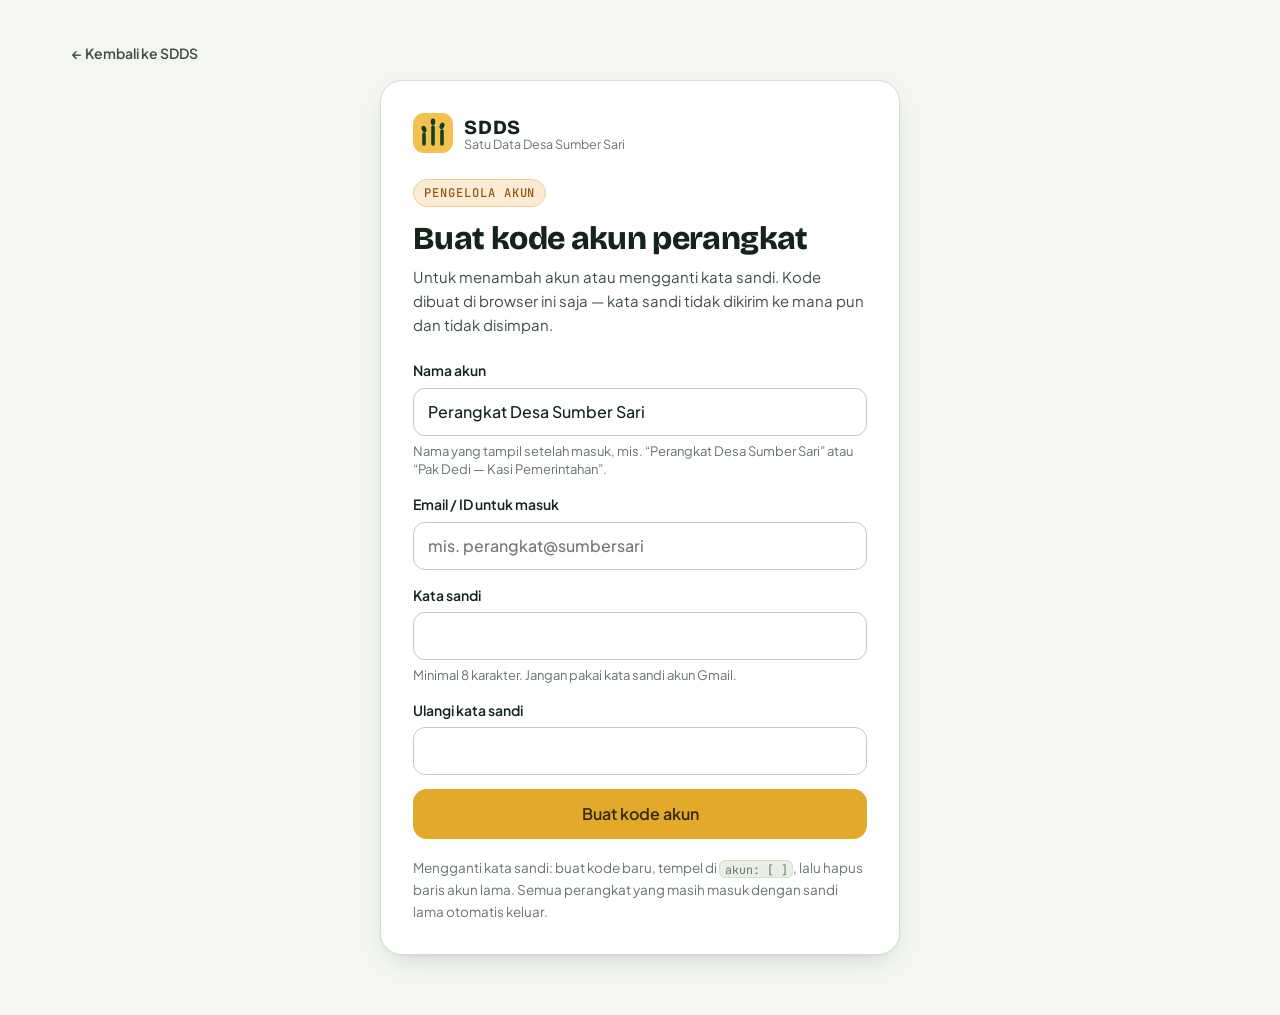
<file: ganti-sandi.html>
<!doctype html>
<html lang="id">
<head>
<meta charset="utf-8">
<meta name="viewport" content="width=device-width, initial-scale=1, viewport-fit=cover">
<title>Buat Kode Akun SDDS</title>
<meta name="robots" content="noindex">
<link rel="icon" href="assets/img/favicon.svg" type="image/svg+xml">
<link rel="preconnect" href="https://fonts.googleapis.com">
<link rel="preconnect" href="https://fonts.gstatic.com" crossorigin>
<link rel="stylesheet" href="https://fonts.googleapis.com/css2?family=Bricolage+Grotesque:opsz,wght@12..96,600;12..96,800&family=JetBrains+Mono:wght@400;500&family=Plus+Jakarta+Sans:wght@400;500;600;700&display=swap">
<link rel="stylesheet" href="assets/css/style.css">
</head>
<body>
<main class="tool-page wrap">
  <a class="tool-back" href="index.html">← Kembali ke SDDS</a>
  <div class="gate-card">
    <div class="gate-brand">
      <img class="brand-mark" src="assets/img/favicon.svg" alt="" width="40" height="40">
      <span><strong>SDDS</strong><small>Satu Data Desa Sumber Sari</small></span>
    </div>
    <p class="gate-kicker">Pengelola akun</p>
    <h1>Buat kode akun perangkat</h1>
    <p class="gate-sub">Untuk menambah akun atau mengganti kata sandi. Kode dibuat di browser ini saja — kata sandi tidak dikirim ke mana pun dan tidak disimpan.</p>
    <div id="gen"></div>
    <p class="tool-note">Mengganti kata sandi: buat kode baru, tempel di <code>akun: [ ]</code>, lalu hapus baris akun lama. Semua perangkat yang masih masuk dengan sandi lama otomatis keluar.</p>
  </div>
</main>
<script src="data/katalog.js"></script>
<script src="assets/js/akses.js"></script>
<script>window.SDDSAkses && window.SDDSAkses.renderGenerator(document.getElementById("gen"));</script>
</body>
</html>
</file>
<file: assets/css/style.css>
/* =====================================================================
   SDDS — Satu Data Desa Sumber Sari
   Palet: hijau padi, kuning gabah, tanah; dasar putih kehijauan.
   ===================================================================== */

:root {
  --bg: #F3F6F1;
  --surface: #FFFFFF;
  --surface-2: #E8EFE4;
  --surface-3: #DDE7D8;
  --ink: #14241B;
  --ink-2: #3E4F45;
  --muted: #66766C;
  --line: #D5DFD1;
  --line-strong: #BFCDBA;

  --brand: #1F6B45;
  --brand-hover: #185a39;
  --brand-ink: #FFFFFF;
  --brand-soft: #DCEBDF;
  --gold: #E3A92B;
  --gold-soft: #FBEFD2;
  --gold-ink: #3A2A05;

  --warn: #93550F;
  --warn-bg: #FBEBD3;
  --warn-line: #F0CE98;

  --hero-1: #0E3423;
  --hero-2: #1A5A3B;
  --hero-ink: #F2F7F1;
  --hero-ink-2: #C3D8C8;
  --hill-far: #22704A;
  --hill-mid: #2F8456;
  --hill-near: #4B9A62;
  --terrace: #79B97B;
  --sun: #F2C14E;
  --ridge: #F2C14E;

  --shadow-sm: 0 1px 2px rgba(20, 45, 30, .06);
  --shadow: 0 1px 2px rgba(20, 45, 30, .05), 0 10px 28px -14px rgba(20, 45, 30, .28);
  --focus: #E3A92B;

  --f-display: "Bricolage Grotesque", "Plus Jakarta Sans", ui-sans-serif, system-ui, sans-serif;
  --f-body: "Plus Jakarta Sans", ui-sans-serif, system-ui, -apple-system, "Segoe UI", Roboto, sans-serif;
  --f-mono: "JetBrains Mono", ui-monospace, SFMono-Regular, Menlo, Consolas, monospace;

  --r-sm: 8px;
  --r: 14px;
  --r-lg: 22px;
  --gutter: clamp(16px, 4vw, 32px);
  color-scheme: light;
}

@media (prefers-color-scheme: dark) {
  :root:not([data-theme="light"]) {
    --bg: #0C1510;
    --surface: #131F18;
    --surface-2: #17271E;
    --surface-3: #1E3127;
    --ink: #E3ECE5;
    --ink-2: #B9C8BE;
    --muted: #8C9C91;
    --line: #243629;
    --line-strong: #325040;
    --brand: #4DB67F;
    --brand-hover: #63c790;
    --brand-ink: #062012;
    --brand-soft: #173A27;
    --gold: #F0BC4C;
    --gold-soft: #3A2D12;
    --gold-ink: #2A1E03;
    --warn: #F2BB6B;
    --warn-bg: #36270F;
    --warn-line: #5A4219;
    --hero-1: #07170F;
    --hero-2: #0F3222;
    --hero-ink: #EAF3EC;
    --hero-ink-2: #A9C2B0;
    --hill-far: #14432C;
    --hill-mid: #1A5237;
    --hill-near: #236444;
    --terrace: #3F8A5C;
    --sun: #E8B545;
    --ridge: #F0BC4C;
    --shadow-sm: 0 1px 2px rgba(0, 0, 0, .3);
    --shadow: 0 1px 2px rgba(0, 0, 0, .3), 0 12px 30px -14px rgba(0, 0, 0, .6);
    color-scheme: dark;
  }
}
:root[data-theme="dark"] {
  --bg: #0C1510;
  --surface: #131F18;
  --surface-2: #17271E;
  --surface-3: #1E3127;
  --ink: #E3ECE5;
  --ink-2: #B9C8BE;
  --muted: #8C9C91;
  --line: #243629;
  --line-strong: #325040;
  --brand: #4DB67F;
  --brand-hover: #63c790;
  --brand-ink: #062012;
  --brand-soft: #173A27;
  --gold: #F0BC4C;
  --gold-soft: #3A2D12;
  --gold-ink: #2A1E03;
  --warn: #F2BB6B;
  --warn-bg: #36270F;
  --warn-line: #5A4219;
  --hero-1: #07170F;
  --hero-2: #0F3222;
  --hero-ink: #EAF3EC;
  --hero-ink-2: #A9C2B0;
  --hill-far: #14432C;
  --hill-mid: #1A5237;
  --hill-near: #236444;
  --terrace: #3F8A5C;
  --sun: #E8B545;
  --ridge: #F0BC4C;
  --shadow-sm: 0 1px 2px rgba(0, 0, 0, .3);
  --shadow: 0 1px 2px rgba(0, 0, 0, .3), 0 12px 30px -14px rgba(0, 0, 0, .6);
  color-scheme: dark;
}

/* ---------- dasar ---------- */
*, *::before, *::after { box-sizing: border-box; }
html { scroll-behavior: smooth; scroll-padding-top: 84px; -webkit-text-size-adjust: 100%; }
body {
  margin: 0;
  background: var(--bg);
  color: var(--ink);
  font-family: var(--f-body);
  font-size: 16px;
  line-height: 1.6;
  -webkit-font-smoothing: antialiased;
}
img, svg { max-width: 100%; }
a { color: inherit; }
h1, h2, h3 { font-family: var(--f-display); line-height: 1.12; margin: 0; text-wrap: balance; letter-spacing: -0.01em; }
p { margin: 0; }
code { font-family: var(--f-mono); font-size: .86em; background: var(--surface-2); border: 1px solid var(--line); padding: .05em .4em; border-radius: 6px; word-break: break-word; }
[hidden] { display: none !important; }
:focus-visible { outline: 3px solid var(--focus); outline-offset: 2px; border-radius: 6px; }
.sr-only { position: absolute; width: 1px; height: 1px; padding: 0; margin: -1px; overflow: hidden; clip: rect(0 0 0 0); white-space: nowrap; border: 0; }
.skip { position: absolute; left: 12px; top: -60px; z-index: 100; background: var(--gold); color: var(--gold-ink); padding: 10px 14px; border-radius: 10px; font-weight: 700; text-decoration: none; }
.skip:focus { top: 12px; }
.wrap { width: 100%; max-width: 1200px; margin-inline: auto; padding-inline: var(--gutter); }
.ico { width: 1em; height: 1em; display: inline-block; vertical-align: -0.14em; flex: none; }

/* ---------- tombol ---------- */
.btn {
  display: inline-flex; align-items: center; justify-content: center; gap: .5em;
  min-height: 42px; padding: 0 18px; border-radius: 999px;
  background: var(--brand); color: var(--brand-ink); border: 1px solid transparent;
  font: 600 15px/1 var(--f-body); text-decoration: none; cursor: pointer;
  transition: background .15s ease, transform .15s ease, border-color .15s ease;
}
.btn:hover { background: var(--brand-hover); }
.btn:active { transform: translateY(1px); }
.btn.ghost { background: transparent; color: var(--ink); border-color: var(--line-strong); }
.btn.ghost:hover { background: var(--surface-2); }
.btn.gold { background: var(--gold); color: var(--gold-ink); }
.btn.gold:hover { filter: brightness(1.05); }
.btn.sm { min-height: 34px; padding: 0 12px; font-size: 13.5px; }

.icon-btn {
  width: 40px; height: 40px; display: inline-grid; place-items: center;
  border-radius: 12px; border: 1px solid rgba(255, 255, 255, .18);
  background: rgba(255, 255, 255, .06); color: var(--hero-ink); cursor: pointer; font-size: 19px;
}
.icon-btn:hover { background: rgba(255, 255, 255, .14); }

/* ---------- navigasi ---------- */
.nav {
  position: sticky; top: env(safe-area-inset-top, 0px); z-index: 40;
  background: color-mix(in srgb, var(--hero-1) 92%, transparent);
  backdrop-filter: saturate(1.4) blur(10px);
  -webkit-backdrop-filter: saturate(1.4) blur(10px);
  border-bottom: 1px solid rgba(255, 255, 255, .08);
  color: var(--hero-ink);
}
.nav-row { display: flex; align-items: center; gap: 16px; min-height: 66px; }
.brand { display: flex; align-items: center; gap: 11px; text-decoration: none; margin-right: auto; min-width: 0; }
.brand-mark { width: 38px; height: 38px; flex: none; }
.brand-text { display: flex; flex-direction: column; line-height: 1.1; min-width: 0; }
.brand-text strong { font-family: var(--f-display); font-weight: 800; font-size: 20px; letter-spacing: .04em; }
.brand-text small { font-size: 12px; color: var(--hero-ink-2); white-space: nowrap; overflow: hidden; text-overflow: ellipsis; }
.nav-links { display: flex; gap: 4px; }
.nav-links a {
  text-decoration: none; font-weight: 600; font-size: 14.5px; color: var(--hero-ink-2); white-space: nowrap;
  padding: 8px 12px; border-radius: 999px; transition: color .15s, background .15s;
}
.nav-row.wrap { max-width: 1440px; }
@media (min-width: 1280px) and (max-width: 1439px) { .nav-links a { padding: 8px 9px; font-size: 14px; } .nav-links { gap: 2px; } .nav-row { gap: 10px; } }
.nav-links a:hover, .nav-links a.aktif { color: var(--hero-ink); background: rgba(255, 255, 255, .1); }
.nav-actions { display: flex; gap: 8px; }
.nav-burger { display: none; }

@media (max-width: 1279px) {
  .nav-burger { display: inline-grid; }
  .nav-links {
    position: absolute; left: 0; right: 0; top: 100%;
    flex-direction: column; gap: 2px; padding: 10px var(--gutter) 16px;
    background: var(--hero-1); border-bottom: 1px solid rgba(255, 255, 255, .1);
    display: none;
  }
  .nav-links.buka { display: flex; }
  .nav-links a { padding: 12px 14px; border-radius: 12px; font-size: 16px; }
}

/* ---------- hero ---------- */
.hero {
  position: relative; overflow-x: clip;
  background:
    radial-gradient(120% 90% at 85% 10%, color-mix(in srgb, var(--sun) 22%, transparent) 0%, transparent 45%),
    linear-gradient(180deg, var(--hero-1) 0%, var(--hero-2) 100%);
  color: var(--hero-ink);
  padding-block: clamp(40px, 7vw, 84px) clamp(150px, 20vw, 230px);
}
.hero-inner { position: relative; z-index: 4; }
.eyebrow {
  display: inline-flex; align-items: center; gap: 10px;
  font: 500 12.5px/1.2 var(--f-mono); letter-spacing: .08em; text-transform: uppercase;
  color: var(--hero-ink-2);
  padding: 7px 12px 7px 10px; border-radius: 999px; border: 1px solid rgba(255, 255, 255, .16);
  background: rgba(255, 255, 255, .05);
}
.pulse { width: 8px; height: 8px; border-radius: 50%; background: var(--gold); box-shadow: 0 0 0 0 color-mix(in srgb, var(--gold) 60%, transparent); animation: pulse 2.4s ease-out infinite; }
@keyframes pulse { 0% { box-shadow: 0 0 0 0 color-mix(in srgb, var(--gold) 55%, transparent); } 80%, 100% { box-shadow: 0 0 0 10px transparent; } }

.hero h1 {
  margin-top: 22px;
  font-weight: 800;
  font-size: clamp(40px, 7.4vw, 86px);
  line-height: .98;
  letter-spacing: -0.03em;
  font-variation-settings: "opsz" 96;
}
.hero h1 em { font-style: normal; color: var(--gold); }
.lead { margin-top: 20px; max-width: 60ch; font-size: clamp(16px, 1.6vw, 18.5px); color: var(--hero-ink-2); }

.search {
  position: relative; margin-top: 30px; max-width: 640px;
  display: flex; align-items: center;
  background: var(--surface); color: var(--ink);
  border-radius: 18px; box-shadow: 0 18px 40px -18px rgba(0, 0, 0, .55);
  border: 1px solid var(--line);
}
.search-ico { position: absolute; left: 18px; color: var(--muted); font-size: 20px; display: grid; }
.search input {
  flex: 1; min-width: 0; height: 60px; border: 0; background: transparent; color: var(--ink);
  padding: 0 52px 0 52px; font: 500 16.5px var(--f-body); border-radius: 18px;
}
.search input::placeholder { color: var(--muted); }
input[type="search"]::-webkit-search-cancel-button { -webkit-appearance: none; appearance: none; }
.search input:focus { outline: none; }
.search:focus-within { outline: 3px solid var(--focus); outline-offset: 2px; }
.search kbd {
  position: absolute; right: 16px; font: 500 12px var(--f-mono); color: var(--muted);
  border: 1px solid var(--line-strong); border-bottom-width: 2px; border-radius: 6px; padding: 2px 7px;
}
.search input:not(:placeholder-shown) ~ kbd { display: none; }
.suggest {
  position: absolute; left: 0; right: 0; top: calc(100% + 8px); z-index: 20;
  background: var(--surface); border: 1px solid var(--line); border-radius: 16px;
  box-shadow: var(--shadow); padding: 6px; max-height: min(420px, 60vh); overflow: auto;
}
.sg-item {
  display: flex; align-items: center; gap: 12px; padding: 10px 12px; border-radius: 10px;
  text-decoration: none; color: var(--ink);
}
.sg-item:hover, .sg-item.aktif { background: var(--surface-2); }
.sg-item .t { font-weight: 600; font-size: 15px; line-height: 1.3; }
.sg-item .s { font-size: 12.5px; color: var(--muted); }
.sg-item .go { margin-left: auto; color: var(--muted); font-size: 16px; }
.sg-all { border-top: 1px solid var(--line); margin-top: 6px; padding-top: 10px; color: var(--brand); font-weight: 600; font-size: 14px; }
.sg-empty { padding: 14px 12px; color: var(--muted); font-size: 14.5px; }

.quick { display: flex; flex-wrap: wrap; align-items: center; gap: 8px; margin-top: 18px; }
.quick-label { font: 500 12px var(--f-mono); letter-spacing: .06em; text-transform: uppercase; color: var(--hero-ink-2); margin-right: 4px; }
.quick a {
  display: inline-flex; align-items: center; gap: 7px; text-decoration: none;
  padding: 7px 13px; border-radius: 999px; font-weight: 600; font-size: 14px;
  color: var(--hero-ink); background: rgba(255, 255, 255, .08); border: 1px solid rgba(255, 255, 255, .16);
  transition: background .15s, border-color .15s;
}
.quick a:hover { background: rgba(255, 255, 255, .16); border-color: rgba(255, 255, 255, .3); }
.quick a .ico { color: var(--gold); }

.land { position: absolute; left: 0; right: 0; bottom: 0; width: 100%; height: clamp(170px, 22vw, 300px); z-index: 1; display: block; }
.land .sun { fill: var(--sun); opacity: .9; }
.land .hill-far { fill: var(--hill-far); }
.land .hill-mid { fill: var(--hill-mid); }
.land .hill-near { fill: var(--hill-near); }
.land .terrace { fill: none; stroke: var(--terrace); stroke-width: 2; opacity: .8; }
.land .ridge { fill: none; stroke: var(--ridge); stroke-width: 2; stroke-linejoin: round; opacity: .85; }
.land .ridge-dots circle { fill: var(--hero-2); stroke: var(--ridge); stroke-width: 2; }
.land .ridge-now { fill: var(--ridge); stroke: var(--hero-2); stroke-width: 3; transform-origin: 1320px 70px; animation: now 2.6s ease-in-out infinite; }
@keyframes now { 50% { transform: scale(1.35); } }

/* ---------- statistik ---------- */
.stats-wrap { position: relative; z-index: 3; margin-top: -58px; }
.stats {
  display: grid; grid-template-columns: repeat(6, minmax(0, 1fr));
  background: var(--surface); border: 1px solid var(--line); border-radius: var(--r-lg);
  box-shadow: var(--shadow); overflow: hidden;
}
.stat { padding: 20px 20px 18px; border-right: 1px solid var(--line); min-width: 0; }
.stat:last-child { border-right: 0; }
.stat-label { font: 500 11.5px/1.3 var(--f-mono); letter-spacing: .07em; text-transform: uppercase; color: var(--muted); }
.stat-val { margin-top: 8px; display: flex; align-items: baseline; gap: 6px; flex-wrap: wrap; }
.stat-val b { font-family: var(--f-display); font-weight: 800; font-size: clamp(28px, 3vw, 36px); line-height: 1; letter-spacing: -0.02em; font-variant-numeric: tabular-nums; }
.stat-val span { font-weight: 600; color: var(--ink-2); font-size: 14px; }
.stat-ket { margin-top: 6px; font-size: 13px; color: var(--muted); line-height: 1.4; }
.stat.own { background: var(--brand-soft); }
.stat.own b { color: var(--brand); }
.stats-src { margin-top: 10px; font-size: 12.5px; color: var(--muted); }

@media (max-width: 1080px) {
  .stats { grid-template-columns: repeat(3, minmax(0, 1fr)); }
  .stat { border-bottom: 1px solid var(--line); }
  .stat:nth-child(3n) { border-right: 0; }
  .stat:nth-last-child(-n+3) { border-bottom: 0; }
}
@media (max-width: 620px) {
  .stats { grid-template-columns: repeat(2, minmax(0, 1fr)); }
  .stat { border-right: 1px solid var(--line); border-bottom: 1px solid var(--line); padding: 16px; }
  .stat:nth-child(3n) { border-right: 1px solid var(--line); }
  .stat:nth-child(2n) { border-right: 0; }
  .stat:nth-last-child(-n+3) { border-bottom: 1px solid var(--line); }
  .stat:nth-last-child(-n+2) { border-bottom: 0; }
}

/* ---------- section ---------- */
.section { padding-block: clamp(56px, 8vw, 96px) 0; }
.section.band { margin-top: clamp(56px, 8vw, 96px); padding-block: clamp(48px, 7vw, 80px); background: var(--surface-2); border-block: 1px solid var(--line); }
.section.band + .section { padding-top: clamp(56px, 8vw, 96px); }
.sec-head { display: flex; flex-wrap: wrap; align-items: flex-end; justify-content: space-between; gap: 12px 40px; margin-bottom: 28px; }
.kicker { font: 500 12.5px var(--f-mono); letter-spacing: .09em; text-transform: uppercase; color: var(--brand); margin-bottom: 10px; }
.sec-head h2 { font-size: clamp(28px, 3.6vw, 42px); font-weight: 800; }
.sec-note { max-width: 46ch; color: var(--ink-2); font-size: 15px; }

/* ---------- kategori ---------- */
.cat-feature { display: grid; grid-template-columns: repeat(3, minmax(0, 1fr)); gap: 16px; }
.feat {
  --c: var(--brand);
  position: relative; display: flex; flex-direction: column;
  background: var(--surface); border: 1px solid var(--line); border-radius: var(--r-lg);
  padding: 22px; box-shadow: var(--shadow-sm); min-width: 0;
  transition: border-color .15s, box-shadow .15s, transform .15s;
}
.feat:hover { border-color: color-mix(in srgb, var(--c) 45%, var(--line)); box-shadow: var(--shadow); }
.feat-top { display: flex; align-items: flex-start; gap: 14px; }
.chip-ico {
  width: 48px; height: 48px; border-radius: 14px; flex: none;
  display: grid; place-items: center; font-size: 23px;
  color: var(--c); background: color-mix(in srgb, var(--c) 14%, transparent);
}
.feat h3 { font-size: 30px; font-weight: 800; letter-spacing: -0.01em; }
.feat h3 a { text-decoration: none; }
.feat h3 a::after { content: ""; position: absolute; inset: 0; border-radius: inherit; }
.feat .full { font-size: 13.5px; color: var(--muted); line-height: 1.35; margin-top: 3px; }
.feat .desc { margin-top: 14px; color: var(--ink-2); font-size: 14.5px; }
.feat-files { list-style: none; margin: 16px 0 0; padding: 14px 0 0; border-top: 1px dashed var(--line-strong); display: grid; gap: 8px; }
.feat-files li { display: flex; align-items: center; gap: 9px; font-size: 14px; color: var(--ink-2); min-width: 0; }
.feat-files li span.n { overflow: hidden; text-overflow: ellipsis; white-space: nowrap; min-width: 0; }
.feat-files .ico { color: var(--muted); }
.feat-foot { margin-top: auto; padding-top: 18px; display: flex; align-items: center; justify-content: space-between; gap: 10px; }
.count { font: 500 12.5px var(--f-mono); color: var(--muted); letter-spacing: .03em; }
.feat-go { display: inline-flex; align-items: center; gap: 6px; font-weight: 700; font-size: 14.5px; color: var(--c); }
.feat-go .ico { transition: transform .15s; }
.feat:hover .feat-go .ico { transform: translateX(3px); }
.feat .lock-note { position: relative; z-index: 1; }

.cat-grid { margin-top: 16px; display: grid; grid-template-columns: repeat(3, minmax(0, 1fr)); gap: 12px; }
.tile {
  --c: var(--brand);
  position: relative; display: flex; align-items: flex-start; gap: 14px;
  padding: 16px 18px; border-radius: var(--r); background: var(--surface);
  border: 1px solid var(--line); text-decoration: none; min-width: 0;
  transition: border-color .15s, background .15s;
}
.tile:hover { border-color: color-mix(in srgb, var(--c) 45%, var(--line)); background: color-mix(in srgb, var(--c) 4%, var(--surface)); }
.tile .chip-ico { width: 42px; height: 42px; font-size: 20px; border-radius: 12px; }
.tile-body { min-width: 0; flex: 1; }
.tile-title { display: flex; align-items: baseline; justify-content: space-between; gap: 10px; }
.tile h3 { font-size: 18px; font-weight: 700; font-family: var(--f-body); letter-spacing: 0; }
.tile p { margin-top: 3px; font-size: 13.5px; color: var(--muted); line-height: 1.45; display: -webkit-box; -webkit-line-clamp: 2; -webkit-box-orient: vertical; overflow: hidden; }

@media (max-width: 980px) {
  .cat-feature { grid-template-columns: 1fr; }
  .cat-grid { grid-template-columns: repeat(2, minmax(0, 1fr)); }
}
@media (max-width: 620px) {
  .cat-grid { grid-template-columns: 1fr; }
  .feat h3 { font-size: 26px; }
}

/* ---------- alur ---------- */
.flow { list-style: none; margin: 0; padding: 0; display: grid; grid-template-columns: repeat(4, minmax(0, 1fr)); gap: 16px; counter-reset: step; }
.flow > li { position: relative; counter-increment: step; }
.flow-card {
  display: flex; flex-direction: column;
  background: var(--surface); border: 1px solid var(--line); border-radius: var(--r);
  padding: 18px;
}
.flow-head { display: flex; align-items: flex-start; gap: 12px; }
.flow-num {
  width: 34px; height: 34px; border-radius: 50%; display: grid; place-items: center; flex: none;
  font: 700 15px var(--f-mono); background: var(--brand); color: var(--brand-ink);
}
.flow-num::before { content: counter(step); }
.flow h3 { font-size: 18px; font-weight: 700; font-family: var(--f-body); line-height: 1.25; }
.flow .code { margin-top: 2px; font: 500 12px var(--f-mono); color: var(--muted); letter-spacing: .03em; }
.flow-ket { margin-top: 12px; font-size: 14px; color: var(--ink-2); line-height: 1.5; }
.flow-isi { margin-top: 8px; margin-bottom: 14px; font-size: 13px; color: var(--muted); line-height: 1.5; }
.flow-isi b { color: var(--ink-2); font-weight: 600; }
.flow-links { list-style: none; margin: auto 0 0; padding: 14px 0 0; display: grid; gap: 6px; }
.flow-card .flow-links { margin-top: auto; border-top: 1px dashed var(--line-strong); }
.flow-links a {
  display: flex; align-items: center; gap: 8px; min-width: 0;
  padding: 7px 9px; border-radius: 10px; text-decoration: none;
  font-size: 13.5px; font-weight: 600; color: var(--brand);
  transition: background .15s;
}
.flow-links a:hover { background: var(--brand-soft); }
.flow-links .lbl { flex: 1; min-width: 0; }
.flow-links .k { font: 500 11px var(--f-mono); color: var(--muted); background: var(--surface-2); border-radius: 6px; padding: 2px 6px; white-space: nowrap; }
/* penghubung antar-tahap */
.flow > li::after { content: none; }
@media (min-width: 1081px) {
  .flow > li:not(:nth-child(4n)):not(:last-child)::after {
    content: ""; position: absolute; top: 35px; left: 100%; width: 16px; height: 2px; z-index: 1;
    background: repeating-linear-gradient(90deg, var(--brand) 0 5px, transparent 5px 9px);
  }
}
@media (min-width: 621px) and (max-width: 1080px) {
  .flow > li:nth-child(odd):not(:last-child)::after {
    content: ""; position: absolute; top: 35px; left: 100%; width: 16px; height: 2px; z-index: 1;
    background: repeating-linear-gradient(90deg, var(--brand) 0 5px, transparent 5px 9px);
  }
}
@media (max-width: 620px) {
  .flow > li:not(:last-child)::after {
    content: ""; position: absolute; bottom: -13px; left: 34px; width: 2px; height: 14px; z-index: 1;
    background: repeating-linear-gradient(180deg, var(--brand) 0 4px, transparent 4px 7px);
  }
}
.flow-support { margin-top: 18px; display: flex; align-items: center; gap: 12px; padding: 14px 16px; border-radius: var(--r); background: var(--surface); border: 1px dashed var(--line-strong); }
.flow-support .cycle { width: 36px; height: 36px; border-radius: 50%; display: grid; place-items: center; flex: none; background: var(--brand-soft); color: var(--brand); font-size: 18px; }
.flow-support p { font-size: 14.5px; color: var(--ink-2); flex: 1; min-width: 0; }
.flow-support .btn { flex: none; }
@media (max-width: 620px) { .flow-support { flex-wrap: wrap; } .flow-support p { flex: 1 1 calc(100% - 60px); } }
.flow-support .ref { color: var(--muted); }
.pill {
  display: inline-flex; align-items: center; gap: 8px; padding: 7px 13px; border-radius: 999px;
  background: var(--surface); border: 1px solid var(--line); text-decoration: none; font-size: 14px; font-weight: 600;
}
.pill:hover { border-color: var(--brand); }
.pill .k { font: 500 12px var(--f-mono); color: var(--muted); }

@media (max-width: 1080px) { .flow { grid-template-columns: repeat(2, minmax(0, 1fr)); } }
@media (max-width: 620px) { .flow { grid-template-columns: 1fr; gap: 12px; } }

/* ---------- toolbar & chips ---------- */
.toolbar { display: flex; flex-wrap: wrap; gap: 10px; }
.field { position: relative; display: flex; align-items: center; min-width: 0; }
.field.grow { flex: 1 1 280px; }
.field-ico { position: absolute; left: 14px; color: var(--muted); display: grid; font-size: 17px; pointer-events: none; }
.field input, .field select {
  width: 100%; height: 46px; border-radius: 12px; border: 1px solid var(--line-strong);
  background: var(--surface); color: var(--ink); font: 500 15px var(--f-body); padding: 0 14px;
}
.field input { padding-left: 42px; }
.field select { padding-right: 36px; appearance: none; -webkit-appearance: none; cursor: pointer;
  background-image: linear-gradient(45deg, transparent 50%, var(--muted) 50%), linear-gradient(135deg, var(--muted) 50%, transparent 50%);
  background-position: calc(100% - 19px) 20px, calc(100% - 14px) 20px; background-size: 5px 5px; background-repeat: no-repeat; }
.field input:focus, .field select:focus { outline: none; border-color: var(--brand); box-shadow: 0 0 0 3px color-mix(in srgb, var(--brand) 22%, transparent); }
@media (max-width: 620px) { .toolbar .field:not(.grow) { flex: 1 1 140px; } .eyebrow { letter-spacing: .04em; font-size: 11.5px; } .search input { height: 56px; font-size: 16px; } }

.chips { display: flex; flex-wrap: wrap; gap: 8px; margin-top: 12px; }
.chip {
  display: inline-flex; align-items: center; gap: 7px; height: 36px; padding: 0 13px; border-radius: 999px;
  border: 1px solid var(--line-strong); background: transparent; color: var(--ink-2);
  font: 600 14px var(--f-body); cursor: pointer; transition: background .15s, color .15s, border-color .15s;
}
.chip:hover { background: var(--surface-2); }
.chip[aria-pressed="true"] { background: var(--ink); color: var(--bg); border-color: var(--ink); }
.chip .n { font: 500 12px var(--f-mono); opacity: .7; }

/* ---------- daftar item ---------- */
.list { list-style: none; margin: 18px 0 0; padding: 0; border: 1px solid var(--line); border-radius: var(--r-lg); background: var(--surface); overflow: hidden; }
.item { display: grid; grid-template-columns: auto minmax(0, 1fr) auto; gap: 4px 16px; align-items: center; padding: 16px 18px; border-top: 1px solid var(--line); }
.item:first-child { border-top: 0; }
.item:hover { background: color-mix(in srgb, var(--surface-2) 55%, var(--surface)); }
.type {
  --c: var(--muted);
  width: 44px; height: 44px; border-radius: 12px; display: grid; place-items: center; font-size: 20px;
  color: var(--c); background: color-mix(in srgb, var(--c) 13%, transparent); position: relative;
}
.type small { position: absolute; bottom: -6px; left: 50%; transform: translateX(-50%); font: 600 9px/1 var(--f-mono); letter-spacing: .04em; padding: 2px 4px; border-radius: 4px; background: var(--surface); color: var(--c); border: 1px solid color-mix(in srgb, var(--c) 35%, transparent); white-space: nowrap; }
.type.folder { --c: #C99A1E; }
.type.pdf { --c: #D14B3E; }
.type.xlsx, .type.sheet { --c: #1F8A4C; }
.type.docx { --c: #2F6FD0; }
.type.gambar, .type.video { --c: #8A56C9; }
.item-main { min-width: 0; }
.item-title { display: flex; flex-wrap: wrap; align-items: center; gap: 6px 10px; }
.item-title a { font-weight: 700; font-size: 16px; line-height: 1.35; text-decoration: none; color: var(--ink); }
.item-title a:hover { text-decoration: underline; text-decoration-color: var(--brand); text-underline-offset: 3px; }
.badge { display: inline-flex; align-items: center; gap: 5px; font: 600 11.5px/1 var(--f-body); padding: 4px 8px; border-radius: 999px; white-space: nowrap; }
.badge.lock { color: var(--warn); background: var(--warn-bg); border: 1px solid var(--warn-line); }
.badge.main { color: var(--brand); background: var(--brand-soft); }
.item-path { margin-top: 3px; font: 400 12.5px/1.5 var(--f-mono); color: var(--muted); overflow-wrap: anywhere; }
.item-ket { margin-top: 4px; font-size: 14px; color: var(--ink-2); }
.item-meta { margin-top: 8px; display: flex; flex-wrap: wrap; align-items: center; gap: 6px 8px; }
.cat-tag { --c: var(--brand); display: inline-flex; align-items: center; gap: 6px; font-size: 12.5px; font-weight: 600; color: var(--ink-2); text-decoration: none; padding: 3px 9px 3px 7px; border-radius: 999px; background: var(--surface-2); }
.cat-tag::before { content: ""; width: 7px; height: 7px; border-radius: 50%; background: var(--c); }
.cat-tag:hover { background: var(--surface-3); }
.date { font: 400 12.5px var(--f-mono); color: var(--muted); display: inline-flex; align-items: center; gap: 5px; }
.item-act { display: flex; gap: 8px; align-items: center; }
.copy { width: 38px; height: 38px; border-radius: 10px; border: 1px solid var(--line-strong); background: transparent; color: var(--ink-2); display: grid; place-items: center; cursor: pointer; font-size: 16px; }
.copy:hover { background: var(--surface-2); color: var(--ink); }
.empty { padding: 36px 20px; text-align: center; color: var(--ink-2); }
.empty p + p { margin-top: 6px; color: var(--muted); font-size: 14px; }
.empty .btn { margin-top: 14px; }
.list-more { display: flex; justify-content: center; margin-top: 16px; }

@media (max-width: 700px) {
  .item { grid-template-columns: auto minmax(0, 1fr); padding: 14px; }
  .item-act { grid-column: 2; margin-top: 10px; }
  .type { width: 40px; height: 40px; font-size: 18px; }
}

/* ---------- rak publikasi ---------- */
.shelf { display: grid; grid-template-columns: repeat(6, minmax(0, 1fr)); gap: 18px; }
.book { text-decoration: none; display: flex; flex-direction: column; gap: 12px; min-width: 0; }
.cover {
  position: relative; aspect-ratio: 3 / 4; max-width: 100%; border-radius: 6px 14px 14px 6px; overflow: hidden;
  padding: 18px 16px 16px 22px; display: flex; flex-direction: column; justify-content: space-between;
  color: #fff; box-shadow: var(--shadow); transition: transform .2s ease;
  background: var(--cv, #1F6B45);
}
.cover::before { content: ""; position: absolute; left: 0; top: 0; bottom: 0; width: 8px; background: rgba(0, 0, 0, .22); }
.cover::after { content: ""; position: absolute; right: -30%; bottom: -18%; width: 90%; aspect-ratio: 1; border-radius: 50%; background: rgba(255, 255, 255, .1); }
.book:hover .cover { transform: translateY(-4px) rotate(-.6deg); }
.cover-top { font: 500 10.5px/1.3 var(--f-mono); letter-spacing: .1em; text-transform: uppercase; opacity: .85; position: relative; z-index: 1; }
.cover-title { font-family: var(--f-display); font-weight: 800; font-size: clamp(17px, 1.7vw, 21px); line-height: 1.1; position: relative; z-index: 1; text-wrap: balance; }
.cover-year { font: 600 13px var(--f-mono); position: relative; z-index: 1; display: flex; justify-content: space-between; align-items: center; }
.book-cap { font-size: 14px; color: var(--ink-2); display: flex; justify-content: space-between; gap: 8px; }
.book-cap b { color: var(--ink); font-weight: 600; }
@media (max-width: 980px) { .shelf { grid-template-columns: repeat(3, minmax(0, 1fr)); } }
@media (max-width: 560px) { .shelf { grid-template-columns: repeat(2, minmax(0, 1fr)); gap: 14px; } }

/* ---------- panduan ---------- */
.guide { display: grid; grid-template-columns: minmax(0, 1.5fr) minmax(0, 1fr); gap: 24px; align-items: start; }
.steps { list-style: none; margin: 0; padding: 0; counter-reset: s; display: grid; gap: 12px; }
.steps li { counter-increment: s; position: relative; padding: 18px 18px 18px 66px; background: var(--surface); border: 1px solid var(--line); border-radius: var(--r); }
.steps li::before {
  content: counter(s); position: absolute; left: 18px; top: 18px; width: 32px; height: 32px; border-radius: 10px;
  display: grid; place-items: center; font: 700 14px var(--f-mono); background: var(--gold-soft); color: var(--warn);
}
.steps h3 { font-size: 17.5px; font-family: var(--f-body); font-weight: 700; }
.steps p { margin-top: 6px; color: var(--ink-2); font-size: 14.5px; }
.help { background: var(--hero-1); color: var(--hero-ink); border-radius: var(--r-lg); padding: 24px; position: relative; overflow: hidden; }
.help::after { content: ""; position: absolute; right: -60px; top: -60px; width: 180px; height: 180px; border-radius: 50%; background: radial-gradient(circle, color-mix(in srgb, var(--gold) 30%, transparent), transparent 70%); }
.help-ico { width: 44px; height: 44px; border-radius: 12px; display: grid; place-items: center; background: rgba(255, 255, 255, .08); color: var(--gold); font-size: 21px; }
.help h3 { margin-top: 16px; font-size: 22px; font-weight: 800; }
.help p { margin-top: 8px; color: var(--hero-ink-2); font-size: 14.5px; }
.help-actions { margin-top: 18px; display: flex; flex-wrap: wrap; gap: 8px; position: relative; z-index: 1; }
.help .btn { background: var(--gold); color: var(--gold-ink); }
.help .btn.ghost { background: transparent; color: var(--hero-ink); border-color: rgba(255, 255, 255, .25); }
.help .btn.ghost:hover { background: rgba(255, 255, 255, .08); }
@media (max-width: 880px) { .guide { grid-template-columns: 1fr; } }

/* ---------- halaman kategori ---------- */
.kat-head {
  --c: var(--brand);
  background:
    linear-gradient(180deg, color-mix(in srgb, var(--c) 16%, var(--bg)) 0%, var(--bg) 100%);
  border-bottom: 1px solid var(--line);
  padding-block: 28px 32px;
}
.crumbs { display: flex; flex-wrap: wrap; gap: 6px; align-items: center; font-size: 14px; color: var(--muted); }
.crumbs a { color: var(--ink-2); text-decoration: none; font-weight: 600; }
.crumbs a:hover { color: var(--ink); text-decoration: underline; }
.kat-title { margin-top: 20px; display: flex; gap: 18px; align-items: flex-start; }
.kat-title .chip-ico { width: 64px; height: 64px; border-radius: 18px; font-size: 30px; background: var(--surface); box-shadow: var(--shadow-sm); border: 1px solid color-mix(in srgb, var(--c) 30%, var(--line)); }
.kat-title h1 { font-size: clamp(32px, 5vw, 52px); font-weight: 800; letter-spacing: -0.02em; }
.kat-title .full { margin-top: 4px; font-size: 16px; color: var(--ink-2); font-weight: 600; }
.kat-desc { margin-top: 16px; max-width: 70ch; color: var(--ink-2); }
.kat-meta { margin-top: 18px; display: flex; flex-wrap: wrap; gap: 10px; align-items: center; }
.kat-meta .count { margin-right: 6px; }
.notice {
  margin-top: 22px; display: flex; gap: 12px; align-items: flex-start;
  padding: 14px 16px; border-radius: var(--r); background: var(--warn-bg); border: 1px solid var(--warn-line); color: var(--ink);
  font-size: 14.5px;
}
.notice .ico { color: var(--warn); font-size: 19px; margin-top: 2px; }
.notice a { color: var(--warn); font-weight: 700; }
.kat-body { padding-block: 28px 0; }
.related { margin-top: 44px; }
.related h2 { font-size: 22px; font-weight: 800; margin-bottom: 14px; }

/* ---------- footer ---------- */
.footer { margin-top: clamp(64px, 9vw, 110px); background: var(--hero-1); color: var(--hero-ink-2); padding-block: 44px 24px; font-size: 14.5px; }
.footer-grid { display: grid; grid-template-columns: minmax(0, 1.4fr) minmax(0, 1fr) minmax(0, 1fr); gap: 28px; }
.footer-name { color: var(--hero-ink); font-size: 17px; }
.footer-name strong { font-family: var(--f-display); letter-spacing: .04em; }
.footer-brand p + p { margin-top: 8px; }
.footer-slogan { color: var(--gold); font-weight: 600; }
.footer-h { font: 500 12px var(--f-mono); text-transform: uppercase; letter-spacing: .09em; color: var(--hero-ink); margin-bottom: 10px; }
.footer-links { display: flex; flex-direction: column; gap: 8px; align-items: flex-start; }
.footer-links a { text-decoration: none; }
.footer-links a:hover { color: var(--hero-ink); text-decoration: underline; }
.footer-upd { font-family: var(--f-mono); font-size: 12.5px; }
.footer-base { margin-top: 32px; padding-top: 18px; border-top: 1px solid rgba(255, 255, 255, .1); font-size: 13px; }
@media (max-width: 760px) { .footer-grid { grid-template-columns: 1fr; } }

/* ---------- toast ---------- */
.toast {
  position: fixed; left: 50%; bottom: calc(24px + env(safe-area-inset-bottom, 0px)); transform: translateX(-50%);
  background: var(--ink); color: var(--bg); padding: 11px 18px; border-radius: 12px; font-weight: 600; font-size: 14.5px;
  box-shadow: var(--shadow); z-index: 60; display: flex; gap: 8px; align-items: center; width: max-content; max-width: calc(100vw - 32px);
}

@media (prefers-reduced-motion: reduce) {
  *, *::before, *::after { animation: none !important; transition: none !important; scroll-behavior: auto !important; }
}

/* =====================================================================
   GERBANG MASUK & PEMBUAT KODE AKUN
   ===================================================================== */
.gate {
  position: relative; overflow: hidden;
  min-height: 100vh; min-height: 100dvh;
  display: flex; flex-direction: column; align-items: center; justify-content: center;
  padding-block: 32px clamp(96px, 11vw, 150px); padding-inline: var(--gutter);
  background:
    radial-gradient(110% 80% at 85% 5%, color-mix(in srgb, var(--sun) 22%, transparent) 0%, transparent 45%),
    linear-gradient(180deg, var(--hero-1) 0%, var(--hero-2) 100%);
  color: var(--hero-ink);
}
.gate .land { z-index: 0; }
.gate-card {
  position: relative; z-index: 2; width: 100%; max-width: 440px;
  background: var(--surface); color: var(--ink);
  border: 1px solid var(--line); border-radius: var(--r-lg);
  box-shadow: 0 30px 60px -28px rgba(0, 0, 0, .6);
  padding: clamp(22px, 5vw, 32px);
}
.gate-brand { display: flex; align-items: center; gap: 11px; }
.gate-brand .brand-mark { width: 40px; height: 40px; }
.gate-brand span { display: flex; flex-direction: column; line-height: 1.1; }
.gate-brand strong { font-family: var(--f-display); font-weight: 800; font-size: 20px; letter-spacing: .04em; }
.gate-brand small { font-size: 12.5px; color: var(--muted); }
.gate-kicker {
  margin-top: 26px; display: inline-flex; align-items: center; gap: 7px;
  font: 500 12px var(--f-mono); letter-spacing: .08em; text-transform: uppercase;
  color: var(--warn); background: var(--warn-bg); border: 1px solid var(--warn-line);
  padding: 5px 10px; border-radius: 999px;
}
.gate-card h1 { margin-top: 14px; font-size: clamp(26px, 5vw, 32px); font-weight: 800; letter-spacing: -0.02em; }
.gate-sub { margin-top: 8px; color: var(--ink-2); font-size: 15px; }
#gate-form, .gen { margin-top: 22px; display: grid; gap: 14px; }
.gf { display: grid; gap: 6px; }
.gf label { font-weight: 600; font-size: 14px; }
.gf input {
  width: 100%; height: 48px; border-radius: 12px; border: 1px solid var(--line-strong);
  background: var(--surface); color: var(--ink); font: 500 16px var(--f-body); padding: 0 14px;
}
.gf input:focus { outline: none; border-color: var(--brand); box-shadow: 0 0 0 3px color-mix(in srgb, var(--brand) 22%, transparent); }
.gf-hint { font-size: 13px; color: var(--muted); line-height: 1.45; }
.gf-pw { position: relative; }
.gf-pw input { padding-right: 50px; }
.gf-eye {
  position: absolute; right: 5px; top: 5px; width: 38px; height: 38px; border-radius: 9px;
  border: 0; background: transparent; color: var(--muted); display: grid; place-items: center; cursor: pointer; font-size: 18px;
}
.gf-eye:hover { background: var(--surface-2); color: var(--ink); }
.gf-eye .eye-off { display: none; }
.gf-eye.on .eye-on { display: none; }
.gf-eye.on .eye-off { display: inline-block; }
.gf-check { display: flex; align-items: center; gap: 10px; font-size: 14px; color: var(--ink-2); cursor: pointer; }
.gf-check input { width: 18px; height: 18px; accent-color: var(--brand); margin: 0; }
.gate-err { font-size: 14px; line-height: 1.45; color: var(--ink); background: var(--warn-bg); border: 1px solid var(--warn-line); border-radius: 10px; padding: 10px 12px; }
.gate-btn { width: 100%; min-height: 50px; font-size: 16px; border-radius: 14px; }
.gate-btn:disabled { opacity: .7; cursor: progress; }
.gate-help { margin-top: 16px; font-size: 14px; color: var(--muted); }
.gate-help a { color: var(--brand); font-weight: 600; }
.gate-foot { position: relative; z-index: 2; margin-top: 18px; font: 500 12px var(--f-mono); letter-spacing: .06em; color: var(--hero-ink-2); text-align: center; }

.gen-out { margin-top: 20px; padding-top: 18px; border-top: 1px dashed var(--line-strong); display: grid; gap: 10px; }
.gen-lbl { font-size: 14px; font-weight: 600; }
.gen-code {
  margin: 0; padding: 12px 14px; border-radius: 12px; background: var(--surface-2); border: 1px solid var(--line);
  font: 500 12.5px/1.6 var(--f-mono); white-space: pre-wrap; overflow-wrap: anywhere; color: var(--ink);
}
.gen-copy { justify-self: start; }
.gen-steps { margin: 4px 0 0; padding-left: 20px; font-size: 14px; color: var(--ink-2); display: grid; gap: 4px; }

/* halaman ganti-sandi.html */
.tool-page { min-height: 100vh; min-height: 100dvh; background: var(--bg); padding-block: 40px 60px; }
.tool-page .gate-card { margin-inline: auto; max-width: 520px; box-shadow: var(--shadow); }
.tool-back { display: inline-flex; gap: 6px; align-items: center; margin: 0 auto 16px; max-width: 520px; width: 100%; font-weight: 600; font-size: 14px; color: var(--ink-2); text-decoration: none; }
.tool-back:hover { color: var(--ink); }
.tool-note { margin-top: 18px; font-size: 13.5px; color: var(--muted); }

/* =====================================================================
   MODE EDIT
   ===================================================================== */
.muted { color: var(--muted); font-size: 14px; }
.linkish { background: none; border: 0; padding: 0; font: inherit; font-weight: 700; color: inherit; text-decoration: underline; cursor: pointer; }

/* tombol Edit di navigasi */
.edit-toggle { width: auto; padding: 0 12px; gap: 7px; font: 600 14px var(--f-body); display: inline-flex; align-items: center; }
.edit-toggle .ico { font-size: 17px; }
.edit-toggle.on { background: var(--gold); color: var(--gold-ink); border-color: var(--gold); }
@media (max-width: 520px) { .edit-toggle .et-label { display: none; } .edit-toggle { padding: 0; width: 40px; justify-content: center; } }
.nav-ext { display: inline-flex; align-items: center; gap: 6px; }
.nav-ext .ico { color: var(--gold); font-size: 14px; }

/* status sinkron */
.sync-note { background: var(--brand-soft); color: var(--ink); font-size: 13.5px; border-bottom: 1px solid var(--line); }
.sync-note .wrap { display: flex; align-items: center; gap: 10px; padding-block: 8px; }
.sync-note.warn { background: var(--warn-bg); border-color: var(--warn-line); }
.sync-note .ico { color: var(--brand); }
.sync-note.warn .ico { color: var(--warn); }
.spin { width: 14px; height: 14px; border-radius: 50%; border: 2px solid var(--line-strong); border-top-color: var(--brand); animation: spin .8s linear infinite; flex: none; }
@keyframes spin { to { transform: rotate(360deg); } }

/* tombol pensil kecil */
.edit-chip {
  position: absolute; top: 10px; right: 10px; z-index: 3;
  width: 34px; height: 34px; border-radius: 10px; display: grid; place-items: center;
  background: var(--gold); color: var(--gold-ink); border: 0; cursor: pointer; font-size: 15px;
  box-shadow: 0 4px 12px -4px rgba(0, 0, 0, .35);
}
.edit-chip:hover { filter: brightness(1.06); }
.tile-wrap, .book-wrap { position: relative; min-width: 0; }
.tile-wrap .tile { height: 100%; }
body.editing .tile-wrap .tile { padding-right: 52px; }
.flow-links li { position: relative; }
.flow-links .edit-chip { top: 50%; right: -4px; transform: translateY(-50%); width: 28px; height: 28px; font-size: 13px; border-radius: 8px; }
body.editing .flow-links a { padding-right: 34px; }
.book-wrap .edit-chip { top: 8px; right: 8px; }
.tile-add { width: 100%; text-align: left; font: inherit; cursor: pointer; border-style: dashed; border-width: 2px; background: transparent; color: var(--ink); --c: var(--brand); }
.tile-add h3 { color: var(--brand); }
.edit-btn { color: var(--ink); }
body.editing .item { background: color-mix(in srgb, var(--gold) 4%, var(--surface)); }
#katalog-add .ico, #katalog-add [data-icon] { display: inline-flex; }

/* bilah edit mengambang */
.editbar {
  position: fixed; left: 50%; transform: translateX(-50%); z-index: 50;
  bottom: calc(14px + env(safe-area-inset-bottom, 0px));
  width: min(1100px, calc(100% - 24px));
  background: var(--ink); color: var(--bg); border-radius: 18px;
  box-shadow: 0 18px 40px -16px rgba(0, 0, 0, .55);
}
.eb-inner { display: flex; align-items: center; gap: 10px 16px; flex-wrap: wrap; padding: 10px 12px 10px 16px; }
.eb-mode { display: inline-flex; align-items: center; gap: 8px; font: 600 13px var(--f-body); margin-right: auto; }
.eb-mode.ok .ico { color: #7FD3A5; }
.eb-mode.uji .ico { color: var(--gold); }
.eb-actions { display: flex; flex-wrap: wrap; gap: 8px; }
.editbar .btn { background: color-mix(in srgb, var(--bg) 14%, transparent); color: var(--bg); border-color: transparent; }
.editbar .btn:hover { background: color-mix(in srgb, var(--bg) 24%, transparent); }
.editbar .btn.gold { background: var(--gold); color: var(--gold-ink); }
.editbar .btn.ghost { border-color: color-mix(in srgb, var(--bg) 30%, transparent); background: transparent; }
body.editing .footer { padding-bottom: 110px; }
body.editing .toast { bottom: calc(96px + env(safe-area-inset-bottom, 0px)); }
@media (max-width: 620px) {
  .eb-mode { width: 100%; }
  .eb-actions .btn { flex: 1 1 auto; }
  body.editing .footer { padding-bottom: 170px; }
  body.editing .toast { bottom: calc(150px + env(safe-area-inset-bottom, 0px)); }
}

/* dialog */
.dlg {
  border: 0; padding: 0; border-radius: 20px; width: min(600px, calc(100% - 24px)); max-height: calc(100dvh - 24px);
  background: var(--surface); color: var(--ink); box-shadow: 0 30px 70px -20px rgba(0, 0, 0, .6);
}
.dlg::backdrop { background: rgba(6, 18, 12, .55); backdrop-filter: blur(2px); }
.dlg-form { display: flex; flex-direction: column; max-height: calc(100dvh - 24px); }
.dlg-head { display: flex; align-items: flex-start; justify-content: space-between; gap: 12px; padding: 20px 22px 14px; border-bottom: 1px solid var(--line); }
.dlg-head h2 { font-size: 22px; font-weight: 800; }
.dlg-sub { margin-top: 4px; font-size: 13.5px; color: var(--muted); }
.icon-btn.plain { background: transparent; border: 1px solid var(--line); color: var(--ink-2); font-size: 18px; }
.icon-btn.plain:hover { background: var(--surface-2); }
.dlg-body { padding: 18px 22px; overflow: auto; display: grid; gap: 14px; }
.dlg-body > p { color: var(--ink-2); font-size: 15px; }
.dlg-foot { display: flex; align-items: center; justify-content: space-between; gap: 10px; padding: 14px 22px; border-top: 1px solid var(--line); background: var(--surface); flex-wrap: wrap; }
.dlg-foot-r { display: flex; gap: 8px; margin-left: auto; }
.dlg .gf select, .dlg .gf textarea { width: 100%; border-radius: 12px; border: 1px solid var(--line-strong); background: var(--surface); color: var(--ink); font: 500 15px var(--f-body); padding: 10px 12px; }
.dlg .gf select { height: 48px; }
.dlg .gf textarea { resize: vertical; min-height: 64px; line-height: 1.5; }
.dlg .gf select:focus, .dlg .gf textarea:focus { outline: none; border-color: var(--brand); box-shadow: 0 0 0 3px color-mix(in srgb, var(--brand) 22%, transparent); }
.dlg fieldset.gf { border: 0; padding: 0; margin: 0; min-width: 0; }
.dlg legend { font-weight: 600; font-size: 14px; padding: 0; margin-bottom: 8px; }
.gf-row { display: grid; grid-template-columns: 1fr 1fr; gap: 12px; }
@media (max-width: 520px) { .gf-row { grid-template-columns: 1fr; } }
.detect { display: block; margin-top: 4px; color: var(--brand); font-weight: 600; }
.btn.danger { color: #C0392B; border-color: color-mix(in srgb, #C0392B 40%, transparent); }
.btn.danger.yakin { background: #C0392B; color: #fff; border-color: #C0392B; }

/* pilihan kategori */
.picks { display: flex; flex-wrap: wrap; gap: 8px; }
.pick input { position: absolute; opacity: 0; pointer-events: none; }
.pick span {
  display: inline-flex; align-items: center; gap: 7px; padding: 7px 12px; border-radius: 999px; cursor: pointer;
  border: 1px solid var(--line-strong); font-size: 13.5px; font-weight: 600; color: var(--ink-2);
}
.pick span .ico { color: var(--c); }
.pick input:checked + span { background: color-mix(in srgb, var(--c) 16%, var(--surface)); border-color: var(--c); color: var(--ink); }
.pick input:focus-visible + span { outline: 3px solid var(--focus); outline-offset: 2px; }

/* sakelar */
.toggles { display: grid; gap: 10px; }
.toggle { display: flex; align-items: flex-start; gap: 12px; cursor: pointer; }
.toggle input { position: absolute; opacity: 0; pointer-events: none; }
.toggle .tg { flex: none; width: 40px; height: 24px; border-radius: 999px; background: var(--line-strong); position: relative; transition: background .15s; margin-top: 1px; }
.toggle .tg::after { content: ""; position: absolute; top: 3px; left: 3px; width: 18px; height: 18px; border-radius: 50%; background: #fff; transition: transform .15s; box-shadow: 0 1px 2px rgba(0,0,0,.3); }
.toggle input:checked + .tg { background: var(--brand); }
.toggle input:checked + .tg::after { transform: translateX(16px); }
.toggle input:focus-visible + .tg { outline: 3px solid var(--focus); outline-offset: 2px; }
.toggle b { display: block; font-size: 14.5px; font-weight: 600; }
.toggle small { display: block; font-size: 12.5px; color: var(--muted); }

/* ikon & warna kategori */
.ikons { display: grid; grid-template-columns: repeat(auto-fill, minmax(42px, 1fr)); gap: 6px; }
.ik input, .sw input[type=radio] { position: absolute; opacity: 0; pointer-events: none; }
.ik span { display: grid; place-items: center; height: 42px; border-radius: 10px; border: 1px solid var(--line); font-size: 19px; color: var(--ink-2); cursor: pointer; }
.ik input:checked + span { background: var(--brand-soft); border-color: var(--brand); color: var(--brand); }
.ik input:focus-visible + span, .sw input:focus-visible + span { outline: 3px solid var(--focus); outline-offset: 2px; }
.swatches { display: flex; flex-wrap: wrap; gap: 8px; align-items: center; }
.sw { position: relative; }
.sw span { display: block; width: 32px; height: 32px; border-radius: 50%; background: var(--sw); cursor: pointer; box-shadow: inset 0 0 0 2px rgba(255,255,255,.35); }
.sw input:checked + span { box-shadow: 0 0 0 3px var(--surface), 0 0 0 5px var(--ink); }
.sw.custom { display: inline-flex; align-items: center; }
.sw.custom input[type=color] { width: 36px; height: 36px; border: 1px dashed var(--line-strong); border-radius: 50%; padding: 2px; background: none; cursor: pointer; }
.sw.custom input[type=radio]:checked ~ input[type=color] { border: 2px solid var(--ink); }
.kat-preview .tile.static { display: flex; pointer-events: none; }
.kat-preview .tile-body { display: flex; flex-direction: column; gap: 2px; }
.kat-preview b { font-size: 17px; }
.kat-preview .p { font-size: 13.5px; color: var(--muted); }

/* baris menu */
.menu-row { display: grid; grid-template-columns: minmax(0, .8fr) minmax(0, 1.4fr) auto auto; gap: 8px; align-items: center; margin-bottom: 8px; }
.menu-row input[type=text], .menu-row input[type=url] { height: 44px; border-radius: 10px; border: 1px solid var(--line-strong); background: var(--surface); color: var(--ink); font: 500 14.5px var(--f-body); padding: 0 12px; min-width: 0; }
.mr-lock { display: grid; place-items: center; width: 40px; height: 40px; border-radius: 10px; border: 1px solid var(--line); cursor: pointer; color: var(--muted); position: relative; }
.mr-lock input { position: absolute; opacity: 0; }
.mr-lock:has(input:checked) { background: var(--warn-bg); color: var(--warn); border-color: var(--warn-line); }
@media (max-width: 520px) { .menu-row { grid-template-columns: 1fr auto auto; } .menu-row .mr-url { grid-column: 1 / -1; grid-row: 2; } }

/* kecil-kecil */
.type.sm { width: 36px; height: 36px; font-size: 17px; border-radius: 10px; flex: none; }
.chip-ico.sm { width: 36px; height: 36px; font-size: 17px; border-radius: 10px; }
.feat-files .muted { font-style: italic; }

/* =====================================================================
   VERSI 2: pengelola data (unggah, kotak masuk, perlu perhatian,
   riwayat, pengaturan) + dasbor statistik + pasang di HP
   ===================================================================== */
:root {
  --bad: #B3261E; --bad-bg: #FBE7E5; --bad-line: #F1BDB7;
  --s-l: #2a78d6; --s-p: #eb6834; --s-1: var(--brand);
}
@media (prefers-color-scheme: dark) {
  :root:not([data-theme="light"]) { --bad: #F2A29B; --bad-bg: #3A1715; --bad-line: #5E2622; --s-l: #3987e5; --s-p: #d95926; }
}
:root[data-theme="dark"] { --bad: #F2A29B; --bad-bg: #3A1715; --bad-line: #5E2622; --s-l: #3987e5; --s-p: #d95926; }

/* ---------- lencana status di daftar ---------- */
.badge.bad { color: var(--bad); background: var(--bad-bg); border: 1px solid var(--bad-line); }
.badge.due { color: var(--warn); background: var(--warn-bg); border: 1px solid var(--warn-line); }
.badge.soon { color: var(--ink-2); background: var(--gold-soft); border: 1px solid color-mix(in srgb, var(--gold) 45%, transparent); }
.item.is-bad { box-shadow: inset 3px 0 0 var(--bad); }
.sched { display: inline-flex; align-items: center; gap: 5px; font-size: 12.5px; color: var(--muted); }
.chip-sep { width: 1px; align-self: stretch; background: var(--line); margin-inline: 4px; }
.chip.warn { border-color: var(--warn-line); color: var(--warn); }
.chip.warn[aria-pressed="true"] { background: var(--warn); color: var(--surface); border-color: var(--warn); }
.stats-src { display: flex; flex-wrap: wrap; align-items: center; gap: 6px 14px; }
.stats-more { display: inline-flex; align-items: center; gap: 6px; font-weight: 700; color: var(--brand); text-decoration: none; }
.stats-more:hover { text-decoration: underline; }

/* ---------- bilah edit ---------- */
.eb-n { display: inline-grid; place-items: center; min-width: 20px; height: 20px; padding: 0 6px; margin-left: 2px; border-radius: 999px; background: var(--gold); color: var(--gold-ink); font: 700 11.5px/1 var(--f-body); }
.eb-mode.warn { background: var(--gold); color: var(--gold-ink); border: 0; border-radius: 999px; padding: 6px 12px; cursor: pointer; }
.eb-more { position: relative; }
.m-show { display: none; }
.eb-menu {
  position: absolute; right: 0; bottom: calc(100% + 10px); z-index: 60; min-width: 260px;
  display: grid; padding: 6px; border-radius: 14px; background: var(--surface); color: var(--ink);
  border: 1px solid var(--line); box-shadow: 0 20px 44px -16px rgba(0, 0, 0, .5);
}
.eb-menu button, .eb-menu a {
  display: flex; align-items: center; gap: 10px; width: 100%; min-height: 42px; padding: 0 12px; border: 0; border-radius: 10px;
  background: none; color: inherit; font: 600 14px var(--f-body); text-align: left; text-decoration: none; cursor: pointer;
}
.eb-menu button:hover, .eb-menu a:hover { background: var(--surface-2); }
.eb-menu .ico { color: var(--brand); font-size: 17px; }
@media (max-width: 620px) {
  .eb-inner { padding: 8px; gap: 6px; }
  .eb-mode { font-size: 12px; padding-left: 4px; }
  .eb-mode.warn { padding: 4px 10px; }
  .eb-actions { display: grid; grid-template-columns: repeat(4, minmax(0, 1fr)); gap: 6px; width: 100%; }
  .eb-actions .btn { min-height: 38px; padding: 0 4px; gap: 4px; font-size: 12px; justify-content: center; white-space: nowrap; }
  .eb-actions .btn .ico { font-size: 14px; }
  .eb-actions .m-hide { display: none; }
  .eb-actions .m-show { display: inline; }
  .eb-actions [data-act=panel-perhatian] { grid-column: span 2; }
  .eb-n { min-width: 17px; height: 17px; padding: 0 4px; font-size: 10.5px; }
  .eb-more { position: static; }
  .eb-more .btn { width: 100%; }
  .eb-menu { left: 8px; right: 8px; min-width: 0; bottom: calc(100% + 8px); }
  body.editing .footer { padding-bottom: 150px; }
  body.editing .toast { bottom: calc(130px + env(safe-area-inset-bottom, 0px)); }
  .dlg-foot-r { flex-wrap: wrap; width: 100%; }
  .dlg-foot-r .btn { flex: 1 1 auto; white-space: nowrap; }
}

/* ---------- dialog lebar & panel ---------- */
.dlg.wide { width: min(880px, calc(100% - 24px)); }
.panel .dlg-body { gap: 16px; }
.fi-info { display: flex; gap: 10px; align-items: flex-start; padding: 10px 12px; border-radius: 12px; font-size: 13.5px; line-height: 1.5; background: var(--surface-2); color: var(--ink-2); }
.fi-info .ico { font-size: 17px; margin-top: 1px; color: var(--brand); }
.fi-info.warn { background: var(--warn-bg); }
.fi-info.warn .ico { color: var(--warn); }
.fi-info.muat { align-items: center; }
.fi-warn { color: var(--warn); font-weight: 600; }
.fi-warn .ico { color: var(--warn); font-size: 14px; margin-right: 4px; }
.jadwal-box { border: 1px solid var(--line) !important; border-radius: 14px; padding: 12px 14px 14px !important; display: grid; gap: 10px; background: color-mix(in srgb, var(--surface-2) 45%, var(--surface)); }
.jadwal-box legend { display: inline-flex; align-items: center; gap: 6px; padding: 0 4px; margin: 0; }
.langkah { margin: 0; padding-left: 22px; display: grid; gap: 8px; color: var(--ink-2); font-size: 15px; }

.tabs { display: flex; gap: 4px; border-bottom: 1px solid var(--line); overflow-x: auto; }
.tabs button { flex: none; display: inline-flex; align-items: center; gap: 6px; min-height: 42px; padding: 0 14px; border: 0; border-bottom: 3px solid transparent; background: none; color: var(--ink-2); font: 600 14.5px var(--f-body); cursor: pointer; margin-bottom: -1px; }
.tabs button[aria-selected="true"] { color: var(--ink); border-bottom-color: var(--brand); }
.tabs .n { font: 500 12px var(--f-mono); color: var(--muted); }

.pr-grup h3 { font-family: var(--f-body); font-size: 15.5px; font-weight: 700; display: flex; align-items: center; gap: 8px; }
.pr-grup h3 .n, .pr-grup h3 + .gf-hint { font-weight: 500; }
.pr-grup h3 .n { font: 600 12px var(--f-mono); padding: 2px 8px; border-radius: 999px; background: var(--surface-2); color: var(--ink-2); }
.pr-grup .gf-hint { margin-top: 4px; }
.pr-list { list-style: none; margin: 10px 0 0; padding: 0; border: 1px solid var(--line); border-radius: 14px; overflow: hidden; }
.pr-row { display: grid; grid-template-columns: auto minmax(0, 1fr) auto; gap: 12px; align-items: center; padding: 12px 14px; border-top: 1px solid var(--line); }
.pr-row:first-child { border-top: 0; }
.pr-ico { display: grid; place-items: center; width: 34px; height: 34px; border-radius: 10px; font-size: 17px; background: var(--surface-2); color: var(--ink-2); }
.pr-ico.rusak, .pr-ico.bocor { background: var(--bad-bg); color: var(--bad); }
.pr-ico.telat { background: var(--warn-bg); color: var(--warn); }
.pr-ico.segera { background: var(--gold-soft); color: var(--ink-2); }
.pr-main { min-width: 0; }
.pr-main a, .pr-main b { font-weight: 700; color: var(--ink); text-decoration: none; overflow-wrap: anywhere; }
.pr-main a:hover { text-decoration: underline; }
.pr-main p { font-size: 13px; color: var(--muted); margin-top: 2px; }
.pr-act { display: flex; gap: 6px; flex-wrap: wrap; justify-content: flex-end; }
@media (max-width: 620px) { .pr-row { grid-template-columns: auto minmax(0, 1fr); } .pr-act { grid-column: 1 / -1; justify-content: flex-start; } }

.kosong-besar { text-align: center; padding: 28px 12px; display: grid; justify-items: center; gap: 6px; }
.kosong-besar > .ico { font-size: 34px; color: var(--brand); margin-bottom: 4px; }
.kosong-besar h3 { font-family: var(--f-body); font-size: 18px; font-weight: 700; }
.kosong-besar p { color: var(--muted); max-width: 52ch; font-size: 14.5px; }
.muat-besar { display: flex; align-items: center; justify-content: center; gap: 10px; padding: 40px 12px; color: var(--muted); }
.job { display: grid; gap: 2px; font-size: 12.5px; min-width: 0; flex: 1 1 220px; }
.job-info { color: var(--muted); }
.job-status { color: var(--brand); font-weight: 600; }
.job-status.err { color: var(--bad); }
.dlg-foot .btn .spin { border-color: color-mix(in srgb, currentColor 30%, transparent); border-top-color: currentColor; }

/* kotak masuk */
.km-bulk { display: flex; align-items: center; gap: 10px; flex-wrap: wrap; padding: 10px 14px; border-radius: 12px; background: var(--brand-soft); font-size: 14px; }
.km-bulk .ico { color: var(--brand); }
.km-bulk p { flex: 1 1 200px; }
.km-list { list-style: none; margin: 0; padding: 0; border: 1px solid var(--line); border-radius: 14px; overflow: hidden; }
.km-row { display: grid; grid-template-columns: auto minmax(0, 1fr) auto; gap: 14px; align-items: center; padding: 12px 14px; border-top: 1px solid var(--line); }
.km-row:first-child { border-top: 0; }
.km-main a { font-weight: 700; text-decoration: none; color: var(--ink); overflow-wrap: anywhere; }
.km-main a:hover { text-decoration: underline; }
.km-meta { margin-top: 3px; font-size: 12.5px; color: var(--muted); display: flex; flex-wrap: wrap; gap: 4px; align-items: center; }
.km-reach { color: var(--brand); font-weight: 600; }
.km-act { display: flex; gap: 6px; }
@media (max-width: 620px) { .km-row { grid-template-columns: auto minmax(0, 1fr); } .km-act { grid-column: 1 / -1; } }

/* riwayat */
.log-cari { position: relative; }
.log-cari .field-ico { position: absolute; left: 12px; top: 50%; transform: translateY(-50%); color: var(--muted); }
.log-cari input { width: 100%; height: 44px; border-radius: 12px; border: 1px solid var(--line-strong); background: var(--surface); color: var(--ink); font: 500 14.5px var(--f-body); padding: 0 12px 0 38px; }
.log-list { list-style: none; margin: 0; padding: 0; display: grid; }
.log-list li { display: grid; grid-template-columns: 132px minmax(0, 1fr); gap: 12px; padding: 10px 2px; border-top: 1px solid var(--line); font-size: 14px; }
.log-list li:first-child { border-top: 0; }
.log-list time { font: 500 12.5px/1.6 var(--f-mono); color: var(--muted); }
.log-ket { color: var(--ink-2); overflow-wrap: anywhere; }
.log-list small { display: block; color: var(--muted); font-size: 12.5px; }
@media (max-width: 520px) { .log-list li { grid-template-columns: 1fr; gap: 2px; } }

/* pengaturan */
.auto { display: flex; gap: 12px; align-items: flex-start; padding: 12px 14px; border-radius: 14px; border: 1px solid var(--line); font-size: 14px; }
.auto > .ico { font-size: 20px; margin-top: 1px; }
.auto.ok { background: var(--brand-soft); border-color: color-mix(in srgb, var(--brand) 30%, var(--line)); }
.auto.ok > .ico { color: var(--brand); }
.auto.warn { background: var(--warn-bg); border-color: var(--warn-line); }
.auto.warn > .ico { color: var(--warn); }
.auto p { color: var(--ink-2); margin-top: 2px; }
.auto-list { display: grid; grid-template-columns: max-content 1fr; gap: 4px 16px; margin: 0; font-size: 13.5px; }
.auto-list dt { color: var(--muted); }
.auto-list dd { margin: 0; font-family: var(--f-mono); font-size: 12.5px; }
.atur-form { display: grid; gap: 14px; }
.alat { border-top: 1px solid var(--line); padding-top: 14px; }
.alat-h { font-weight: 600; font-size: 14px; margin-bottom: 8px; }
.alat-row { display: flex; flex-wrap: wrap; gap: 8px; }

/* angka beranda */
.stat-bantu { display: flex; flex-wrap: wrap; gap: 8px 12px; align-items: center; padding: 10px 12px; border-radius: 12px; background: var(--brand-soft); font-size: 14px; }
.stat-bantu > .ico { color: var(--brand); font-size: 18px; }
.stat-bantu p { flex: 1 1 220px; }
.stat-bantu div { display: flex; gap: 6px; flex-wrap: wrap; }
.st-head, .st-row { display: grid; grid-template-columns: minmax(0, 1.1fr) minmax(0, .7fr) minmax(0, .6fr) minmax(0, 1.4fr) auto; gap: 6px; align-items: center; }
.st-head { font-size: 12px; font-weight: 600; color: var(--muted); text-transform: uppercase; letter-spacing: .05em; }
.st-head span:last-child { grid-column: 4; }
.st-row { margin-bottom: 6px; padding: 4px; border-radius: 12px; transition: background .4s; }
.st-row.flash { background: var(--gold-soft); }
.st-row input { height: 42px; min-width: 0; border-radius: 10px; border: 1px solid var(--line-strong); background: var(--surface); color: var(--ink); font: 500 14px var(--f-body); padding: 0 10px; }
.st-btns { display: flex; gap: 4px; }
.st-btns .icon-btn { width: 34px; height: 34px; font-size: 15px; }
@media (max-width: 620px) {
  .st-head { display: none; }
  .st-row { grid-template-columns: 1fr 1fr; border: 1px solid var(--line); padding: 8px; margin-bottom: 10px; }
  .st-row .st-ket { grid-column: 1 / -1; }
  .st-btns { grid-column: 1 / -1; justify-content: flex-end; }
}

/* unggah */
.drop { position: relative; display: grid; justify-items: center; gap: 4px; padding: 26px 16px; border-radius: 16px; border: 2px dashed var(--line-strong); background: var(--surface-2); text-align: center; cursor: pointer; transition: border-color .15s, background .15s; }
.drop:hover, .drop.over { border-color: var(--brand); background: var(--brand-soft); }
.drop input { position: absolute; inset: 0; opacity: 0; cursor: pointer; }
.drop > .ico { font-size: 28px; color: var(--brand); }
.drop b { font-size: 16px; }
.drop span { font-size: 13px; color: var(--muted); }
.drop:focus-within { outline: 3px solid var(--focus); outline-offset: 2px; }
.fu-list { list-style: none; margin: 0; padding: 0; display: grid; gap: 8px; }
.fu-list:empty { display: none; }
.fu-row { display: grid; grid-template-columns: auto minmax(0, 1fr) auto; gap: 12px; align-items: center; padding: 10px 12px; border-radius: 12px; border: 1px solid var(--line); }
.fu-row.err { border-color: var(--bad-line); background: var(--bad-bg); }
.fu-row.ok { border-color: color-mix(in srgb, var(--brand) 35%, var(--line)); background: var(--brand-soft); }
.fu-judul { width: 100%; height: 38px; border-radius: 9px; border: 1px solid var(--line-strong); background: var(--surface); color: var(--ink); font: 600 14px var(--f-body); padding: 0 10px; }
.fu-meta { margin-top: 4px; font-size: 12.5px; color: var(--muted); display: flex; flex-wrap: wrap; gap: 4px; align-items: center; overflow-wrap: anywhere; }
.fu-meta .ico { color: var(--brand); }
.fu-err { color: var(--bad); font-weight: 600; }
#fu-folder-lain { margin-top: 8px; }
.dlg .gf input[type=url], .dlg .gf input[type=email], .dlg .gf input[type=text] { width: 100%; }

/* ---------- dasbor statistik ---------- */
.dash-body { padding-block: 28px 0; }
.viz-root.refetch { opacity: .6; transition: opacity .2s; }
.viz-empty { text-align: center; padding: 48px 16px; border: 1px dashed var(--line-strong); border-radius: var(--r-lg); display: grid; justify-items: center; gap: 10px; }
.viz-empty > .ico { font-size: 34px; color: var(--brand); }
.viz-empty h2 { font-size: 24px; }
.viz-empty p { color: var(--ink-2); max-width: 60ch; }
.viz-empty .langkah { text-align: left; max-width: 60ch; }
.spin.besar { width: 32px; height: 32px; border-width: 3px; }

.kpi-row { display: grid; grid-template-columns: repeat(4, minmax(0, 1fr)); border: 1px solid var(--line); border-radius: var(--r-lg); background: var(--surface); overflow: hidden; }
.kpi { padding: 18px 20px; border-right: 1px solid var(--line); border-bottom: 1px solid var(--line); min-width: 0; }
.kpi:nth-child(4n) { border-right: 0; }
.kpi-label { display: flex; align-items: center; gap: 7px; font: 500 11.5px/1.3 var(--f-mono); letter-spacing: .07em; text-transform: uppercase; color: var(--muted); }
.kpi-label .key { width: 10px; height: 10px; border-radius: 3px; background: var(--s-l); }
.kpi-label .key.p { background: var(--s-p); }
.kpi-val { margin-top: 8px; display: flex; align-items: baseline; gap: 6px; flex-wrap: wrap; }
.kpi-val b { font-family: var(--f-body); font-weight: 700; font-size: clamp(26px, 2.6vw, 32px); line-height: 1; letter-spacing: -0.01em; }
/* kotak utama "Penduduk": hijau tua seperti hero beranda, angka terang (terbaca di tema terang & gelap) */
.kpi.utama {
  background:
    radial-gradient(120% 120% at 100% 0%, color-mix(in srgb, var(--sun) 24%, transparent) 0%, transparent 55%),
    linear-gradient(155deg, var(--hero-1) 0%, var(--hero-2) 100%);
  color: var(--hero-ink);
}
.kpi.utama .kpi-label { color: var(--gold); }
.kpi.utama .kpi-val b { font-size: clamp(40px, 4.4vw, 52px); color: var(--hero-ink); }
.kpi.utama .kpi-val span, .kpi.utama .kpi-ket { color: var(--hero-ink-2); }
.kpi-val span { font-weight: 600; color: var(--ink-2); font-size: 14px; }
.kpi-ket { margin-top: 6px; font-size: 13px; color: var(--muted); line-height: 1.4; }
@media (max-width: 900px) { .kpi-row { grid-template-columns: repeat(2, minmax(0, 1fr)); } .kpi:nth-child(4n) { border-right: 1px solid var(--line); } .kpi:nth-child(2n) { border-right: 0; } }

.viz-grid { margin-top: 20px; display: grid; grid-template-columns: repeat(2, minmax(0, 1fr)); gap: 16px; align-items: start; }
@media (max-width: 860px) { .viz-grid { grid-template-columns: 1fr; } }
.viz-card { background: var(--surface); border: 1px solid var(--line); border-radius: var(--r-lg); padding: 18px 20px 14px; min-width: 0; display: flex; flex-direction: column; gap: 12px; }
.viz-card.wide { grid-column: 1 / -1; }
.viz-card header h3 { font-family: var(--f-body); font-size: 17px; font-weight: 700; letter-spacing: 0; }
.viz-card header p { font-size: 13px; color: var(--muted); margin-top: 2px; }
.legend { display: flex; flex-wrap: wrap; gap: 6px 18px; font-size: 13.5px; color: var(--ink-2); }
.legend span { display: inline-flex; align-items: center; gap: 7px; }
.legend b { color: var(--ink); font-weight: 700; }
.legend .sw { width: 12px; height: 12px; border-radius: 3px; display: inline-block; background: var(--s-l); }
.legend .sw.p { background: var(--s-p); }

/* daftar batang (horizontal) */
.bl { display: grid; gap: 2px; }
.bl-row { display: grid; grid-template-columns: minmax(96px, 34%) minmax(0, 1fr) 92px; align-items: center; gap: 10px; min-height: 26px; }
.bl-label { font-size: 13.5px; color: var(--ink-2); line-height: 1.3; overflow-wrap: anywhere; }
.bl-track { display: flex; align-items: center; height: 26px; border-left: 1px solid var(--line-strong); }
.bl-track .bar, .bl-track .seg { display: block; height: 14px; min-width: 2px; cursor: default; }
.bl-track .bar { background: var(--s-1); border-radius: 0 4px 4px 0; }
.bl-track .seg.l { background: var(--s-l); }
.bl-track .seg.p { background: var(--s-p); margin-left: 2px; border-radius: 0 4px 4px 0; }
.bl-track .bar:hover, .bl-track .seg:hover, .bl-track [data-tip]:focus-visible { filter: brightness(1.12); outline-offset: 1px; }
.bl-val { display: flex; align-items: baseline; justify-content: flex-end; gap: 6px; font-variant-numeric: tabular-nums; }
.bl-val b { font-size: 13.5px; font-weight: 700; }
.bl-val small { font-size: 12px; color: var(--muted); min-width: 38px; text-align: right; }
@media (max-width: 520px) {
  .bl-row { grid-template-columns: minmax(0, 1fr) 84px; grid-template-areas: "label val" "track track"; gap: 2px 8px; padding-block: 3px; }
  .bl-label { grid-area: label; } .bl-val { grid-area: val; } .bl-track { grid-area: track; height: 18px; }
}

/* piramida penduduk */
.pyr { display: grid; gap: 2px; }
.pyr-row { display: grid; grid-template-columns: minmax(0, 1fr) 58px minmax(0, 1fr); align-items: center; min-height: 20px; }
.pyr-side { display: flex; height: 20px; align-items: center; }
.pyr-side.l { justify-content: flex-end; border-right: 1px solid var(--line-strong); }
.pyr-side.p { justify-content: flex-start; border-left: 1px solid var(--line-strong); }
.pyr-bar { display: block; height: 14px; min-width: 1px; }
.pyr-bar.l { background: var(--s-l); border-radius: 4px 0 0 4px; }
.pyr-bar.p { background: var(--s-p); border-radius: 0 4px 4px 0; }
.pyr-bar:hover, .pyr-bar:focus-visible { filter: brightness(1.12); }
.pyr-age { text-align: center; font: 500 12px var(--f-mono); color: var(--muted); font-variant-numeric: tabular-nums; }
.pyr-axis { margin-top: 4px; }
.pyr-axis .pyr-side { justify-content: space-between; border: 0; border-top: 1px solid var(--line); height: auto; padding-top: 4px; font: 500 11.5px var(--f-mono); color: var(--muted); font-variant-numeric: tabular-nums; }

/* tabel & catatan */
.viz-tabel { margin-top: auto; border-top: 1px solid var(--line); padding-top: 8px; }
.viz-tabel summary { display: inline-flex; align-items: center; gap: 6px; cursor: pointer; font-size: 13px; font-weight: 600; color: var(--ink-2); list-style: none; padding: 4px 0; }
.viz-tabel summary::-webkit-details-marker { display: none; }
.viz-tabel summary:hover { color: var(--ink); }
.tbl-wrap { overflow-x: auto; margin-top: 8px; }
.viz-tabel table { width: 100%; border-collapse: collapse; font-size: 13.5px; }
.viz-tabel th, .viz-tabel td { padding: 6px 8px; border-bottom: 1px solid var(--line); text-align: left; }
.viz-tabel th { font-weight: 600; color: var(--muted); font-size: 12px; text-transform: uppercase; letter-spacing: .04em; }
.viz-tabel .num { text-align: right; font-variant-numeric: tabular-nums; }
.viz-note { font-size: 12.5px; color: var(--muted); margin-top: 14px; }
.viz-card .viz-note { margin-top: 0; }
.viz-note.warn { display: flex; gap: 8px; align-items: center; color: var(--warn); }
.q-list { list-style: none; margin: 0; padding: 0; display: grid; gap: 8px; }
.q-list li { display: flex; gap: 10px; align-items: flex-start; font-size: 14px; }
.q-list .q-ico { display: grid; place-items: center; width: 26px; height: 26px; border-radius: 8px; flex: none; font-size: 14px; }
.q-list li.ok .q-ico { background: var(--brand-soft); color: var(--brand); }
.q-list li.warn .q-ico { background: var(--warn-bg); color: var(--warn); }
.q-list b { font-weight: 600; }
.q-list .q-n { margin-left: 8px; font: 500 12.5px var(--f-mono); color: var(--muted); }
.q-list li.warn .q-n { color: var(--warn); font-weight: 600; }
.q-list p { font-size: 12.5px; color: var(--muted); margin-top: 1px; }

/* tooltip grafik */
.viz-tip { position: fixed; z-index: 90; pointer-events: none; max-width: 260px; padding: 8px 10px; border-radius: 10px; background: var(--ink); color: var(--bg); box-shadow: 0 10px 24px -10px rgba(0, 0, 0, .5); display: grid; gap: 1px; }
.viz-tip b { font-size: 14px; font-weight: 700; }
.viz-tip span { font-size: 12.5px; opacity: .85; }

.nav-stat { white-space: nowrap; }
@media print { .editbar, .nav, .footer, .kat-meta, .viz-tabel summary { display: none !important; } .viz-tabel[open] table, .viz-tabel table { display: table; } }

/* ---------- pasang di HP ---------- */
.nav-links .nav-pasang { display: none; }
@media (max-width: 1279px) {
  .nav-links .nav-pasang {
    display: flex; align-items: center; gap: 10px; color: var(--gold);
    margin-top: 6px; padding-top: 14px; border-top: 1px solid rgba(255, 255, 255, .1); border-radius: 0;
  }
}
@media (max-width: 400px) { .pasang-btn { display: none; } }
.pasang-banner {
  position: fixed; left: 12px; right: 12px; bottom: calc(12px + env(safe-area-inset-bottom, 0px)); z-index: 45;
  max-width: 560px; margin-inline: auto;
  display: flex; align-items: center; gap: 12px;
  padding: 12px 10px 12px 14px; border-radius: 16px;
  background: var(--hero-1); color: var(--hero-ink);
  border: 1px solid rgba(255, 255, 255, .12); box-shadow: 0 12px 32px rgba(0, 0, 0, .28);
}
body.editing .pasang-banner { display: none; }
body.ada-banner:not(.editing) { padding-bottom: calc(92px + env(safe-area-inset-bottom, 0px)); }
body.ada-banner:not(.editing) .toast { bottom: calc(100px + env(safe-area-inset-bottom, 0px)); }
.pb-ico {
  width: 38px; height: 38px; flex: none; display: grid; place-items: center; border-radius: 11px; font-size: 20px;
  background: color-mix(in srgb, var(--gold) 18%, transparent); color: var(--gold);
}
.pb-teks { flex: 1; min-width: 0; display: flex; flex-direction: column; line-height: 1.3; }
.pb-teks b { font-size: 14.5px; white-space: nowrap; overflow: hidden; text-overflow: ellipsis; }
.pb-teks span { font-size: 12.5px; color: var(--hero-ink-2); }
.pb-tutup {
  width: 34px; height: 34px; flex: none; display: grid; place-items: center; border: 0; border-radius: 9px;
  background: transparent; color: var(--hero-ink-2); font-size: 18px; cursor: pointer;
}
.pb-tutup:hover { background: rgba(255, 255, 255, .1); color: var(--hero-ink); }
.pb-tutup:focus-visible, .pasang-banner .btn:focus-visible { outline: 2px solid var(--gold); outline-offset: 2px; }
@media print { .pasang-banner, .pasang-btn { display: none !important; } }

/* ---------- panduan penggunaan (#/panduan) ---------- */
.pd-jalur { margin-top: 22px; display: grid; grid-template-columns: repeat(3, minmax(0, 1fr)); gap: 12px; max-width: 900px; }
.pd-jalur-item {
  display: flex; gap: 12px; align-items: flex-start; padding: 14px 16px; border-radius: var(--r);
  background: var(--surface); border: 1px solid var(--line); color: var(--ink); text-decoration: none;
  transition: border-color .15s, transform .15s;
}
.pd-jalur-item:hover { border-color: color-mix(in srgb, var(--c) 55%, var(--line)); transform: translateY(-1px); }
.pd-jalur-item b { display: block; font-size: 15px; }
.pd-jalur-item small { display: block; margin-top: 2px; font-size: 13px; color: var(--muted); line-height: 1.4; }
.pd-jalur-ico { width: 36px; height: 36px; flex: none; display: grid; place-items: center; border-radius: 10px; font-size: 18px; background: color-mix(in srgb, var(--c) 16%, transparent); color: color-mix(in srgb, var(--c) 80%, var(--ink)); }

.pd-body { padding-block: 36px 80px; }
.pd-layout { display: grid; grid-template-columns: 250px minmax(0, 1fr); gap: 48px; align-items: start; }
.pd-toc { position: sticky; top: calc(82px + env(safe-area-inset-top, 0px)); max-height: calc(100vh - 110px); overflow: auto; }
.pd-toc summary { display: none; }
.pd-toc nav { display: flex; flex-direction: column; gap: 1px; padding-bottom: 12px; }
.pd-toc-h { font: 500 11.5px/1.3 var(--f-mono); letter-spacing: .08em; text-transform: uppercase; color: var(--muted); margin: 18px 0 6px; }
.pd-toc-h:first-child { margin-top: 0; }
.pd-toc a { display: block; padding: 6px 10px; border-radius: 8px; color: var(--ink-2); text-decoration: none; font-size: 14px; line-height: 1.35; border-left: 2px solid transparent; }
.pd-toc a:hover { background: var(--surface-2); color: var(--ink); }
.pd-toc a.aktif { color: var(--brand); background: var(--brand-soft); border-left-color: var(--brand); font-weight: 600; }

.pd-isi { max-width: 760px; min-width: 0; }
.pd-grup { display: flex; flex-wrap: wrap; align-items: baseline; gap: 4px 14px; margin-top: 56px; padding-bottom: 10px; border-bottom: 2px solid var(--ink); }
.pd-grup:first-child { margin-top: 0; }
.pd-grup .kicker { width: 100%; margin-bottom: 0; }
.pd-grup h2 { font-size: clamp(24px, 3vw, 30px); font-weight: 800; letter-spacing: -0.01em; }
.pd-aud { display: inline-flex; align-items: center; font: 600 12px/1 var(--f-body); padding: 5px 10px; border-radius: 999px; background: var(--brand-soft); color: var(--brand); }
.pd-aud.pengelola { background: var(--gold-soft); color: color-mix(in srgb, var(--gold) 55%, var(--ink)); }
.pd-aud.admin { background: var(--surface-2); color: var(--ink-2); border: 1px solid var(--line); margin-bottom: 6px; }

.pd-sec { padding-block: 28px; border-bottom: 1px solid var(--line); scroll-margin-top: -8px; }
.pd-sec:last-child { border-bottom: 0; }
.pd-sec h3 { font-size: 21px; font-weight: 700; letter-spacing: -0.005em; margin-bottom: 10px; text-wrap: balance; }
.pd-sec > p, .pd-sec dd, .pd-sec li { color: var(--ink-2); font-size: 15.5px; line-height: 1.65; }
.pd-sec > .pd-dua + p, .pd-sec > p + p, .pd-sec > p + ol, .pd-sec > p + ul, .pd-sec > ol + p, .pd-sec > ul + p, .pd-sec > p + dl, .pd-sec > dl + ul, .pd-sec > dl + p, .pd-sec > .tbl-wrap + p { margin-top: 12px; }
.pd-sec b { color: var(--ink); }
.pd-sec a { color: var(--brand); font-weight: 600; }
.pd-sub { margin-top: 20px; margin-bottom: 8px; font-weight: 700; color: var(--ink) !important; font-size: 15px !important; }
.pd-sec h3 + .pd-sub, .pd-aud + .pd-sub { margin-top: 8px; }

.pd-langkah { list-style: none; margin: 0; padding: 0; counter-reset: pd; display: grid; gap: 10px; }
.pd-langkah li { counter-increment: pd; position: relative; padding-left: 40px; min-height: 28px; }
.pd-langkah li::before {
  content: counter(pd); position: absolute; left: 0; top: 1px; width: 26px; height: 26px; border-radius: 50%;
  display: grid; place-items: center; font: 700 13px/1 var(--f-body); color: var(--brand-ink); background: var(--brand);
}
.pd-poin { margin: 0; padding-left: 20px; display: grid; gap: 8px; }
.pd-poin li::marker { color: var(--brand); }
.pd-tahap { margin: 12px 0 0; padding-left: 22px; display: grid; gap: 6px; }
.pd-tahap li::marker { color: var(--brand); font-weight: 700; }
.pd-dua { display: grid; grid-template-columns: repeat(2, minmax(0, 1fr)); gap: 12px 28px; margin-top: 4px; }
.pd-dua .pd-sub { margin-top: 12px; }

.pd-dl { margin: 0; display: grid; grid-template-columns: minmax(130px, max-content) minmax(0, 1fr); gap: 10px 20px; }
.pd-dl dt { font-weight: 700; color: var(--ink); font-size: 15px; padding-top: 1px; }
.pd-dl dd { margin: 0; }

.pd-tip, .pd-awas { margin-top: 16px !important; display: flex; gap: 10px; align-items: flex-start; padding: 12px 14px; border-radius: 12px; font-size: 14.5px !important; line-height: 1.55 !important; }
.pd-tip { background: var(--brand-soft); color: var(--ink) !important; }
.pd-tip > .ico, .pd-tip > span:first-child { color: var(--brand); font-size: 18px; flex: none; margin-top: 1px; }
.pd-awas { background: var(--warn-bg); border: 1px solid var(--warn-line); color: var(--ink) !important; }
.pd-awas > span:first-child { color: var(--warn); font-size: 18px; flex: none; margin-top: 1px; }

.ui {
  display: inline-flex; align-items: center; gap: 5px; vertical-align: 1px; white-space: nowrap;
  font: 600 13px/1 var(--f-body); color: var(--ink); padding: 4px 8px; border-radius: 7px;
  background: var(--surface); border: 1px solid var(--line-strong); box-shadow: 0 1px 0 var(--line);
}
.ui-ico { padding: 4px 6px; font-size: 14px; }
.ui-warn { color: var(--warn); border-color: var(--warn-line); background: var(--warn-bg); }
.pd-isi kbd { font: 500 12.5px var(--f-mono); padding: 1px 6px; border-radius: 6px; background: var(--surface); border: 1px solid var(--line-strong); box-shadow: 0 1px 0 var(--line-strong); color: var(--ink); }

.pd-tabel { width: 100%; border-collapse: collapse; font-size: 14.5px; }
.pd-tabel th, .pd-tabel td { padding: 10px 12px; border-bottom: 1px solid var(--line); text-align: left; vertical-align: top; }
.pd-tabel th { font: 500 11.5px var(--f-mono); letter-spacing: .07em; text-transform: uppercase; color: var(--muted); }
.pd-tabel td { color: var(--ink-2); }
.pd-tabel td:first-child { width: 38%; }
.pd-tabel code { margin: 0 2px 4px 0; display: inline-block; }
.pd-sec .tbl-wrap { margin-top: 8px; }

.pd-help { margin-top: 20px; }
.pd-help h3 { font-size: 20px; margin-bottom: 0; }
.pd-help p { color: var(--hero-ink-2) !important; }

.pd-faq-list { display: grid; gap: 8px; }
.pd-faq { border: 1px solid var(--line); border-radius: 12px; background: var(--surface); }
.pd-faq summary { cursor: pointer; list-style: none; padding: 13px 44px 13px 16px; position: relative; font-weight: 600; color: var(--ink); font-size: 15px; }
.pd-faq summary::-webkit-details-marker { display: none; }
.pd-faq summary::after { content: "+"; position: absolute; right: 16px; top: 50%; transform: translateY(-50%); font: 500 20px/1 var(--f-body); color: var(--muted); }
.pd-faq[open] summary::after { content: "–"; }
.pd-faq summary:hover { color: var(--brand); }
.pd-faq p { padding: 0 16px 14px; color: var(--ink-2); font-size: 15px; line-height: 1.6; }
.pd-faq summary:focus-visible, .pd-toc a:focus-visible, .pd-jalur-item:focus-visible { outline: 2px solid var(--gold); outline-offset: 2px; }

@media (max-width: 900px) {
  .pd-layout { grid-template-columns: minmax(0, 1fr); gap: 20px; }
  .pd-toc { position: static; max-height: none; overflow: visible; border: 1px solid var(--line); border-radius: var(--r); background: var(--surface); }
  .pd-toc summary { display: flex; align-items: center; justify-content: space-between; cursor: pointer; list-style: none; padding: 13px 16px; font-weight: 700; }
  .pd-toc summary::-webkit-details-marker { display: none; }
  .pd-toc summary::after { content: "Buka"; font: 500 12px var(--f-mono); letter-spacing: .06em; text-transform: uppercase; color: var(--brand); }
  .pd-toc[open] summary::after { content: "Tutup"; }
  .pd-toc nav { padding: 0 8px 12px; }
  .pd-jalur { grid-template-columns: minmax(0, 1fr); }
  .pd-dua { grid-template-columns: minmax(0, 1fr); }
}
@media (max-width: 560px) {
  .pd-dl { grid-template-columns: minmax(0, 1fr); gap: 2px; }
  .pd-dl dd { margin-bottom: 10px; }
  .pd-tabel td:first-child { width: 42%; }
}
@media print {
  .pd-toc, .pd-jalur, .pasang-banner { display: none !important; }
  .pd-layout { display: block; }
  body, .pd-body { background: #fff !important; }
  .pd-head { background: none !important; }
  .pd-sec h3, .pd-sub, .pd-grup { break-after: avoid; }
  .pd-langkah li, .pd-tip, .pd-awas, .pd-tabel tr, .pd-faq, .pd-dl dd { break-inside: avoid; }
  .pd-help { display: none; }
  .pd-langkah li::before, .pd-aud, .badge, .pd-tip, .pd-awas { -webkit-print-color-adjust: exact; print-color-adjust: exact; }
}
</file>
